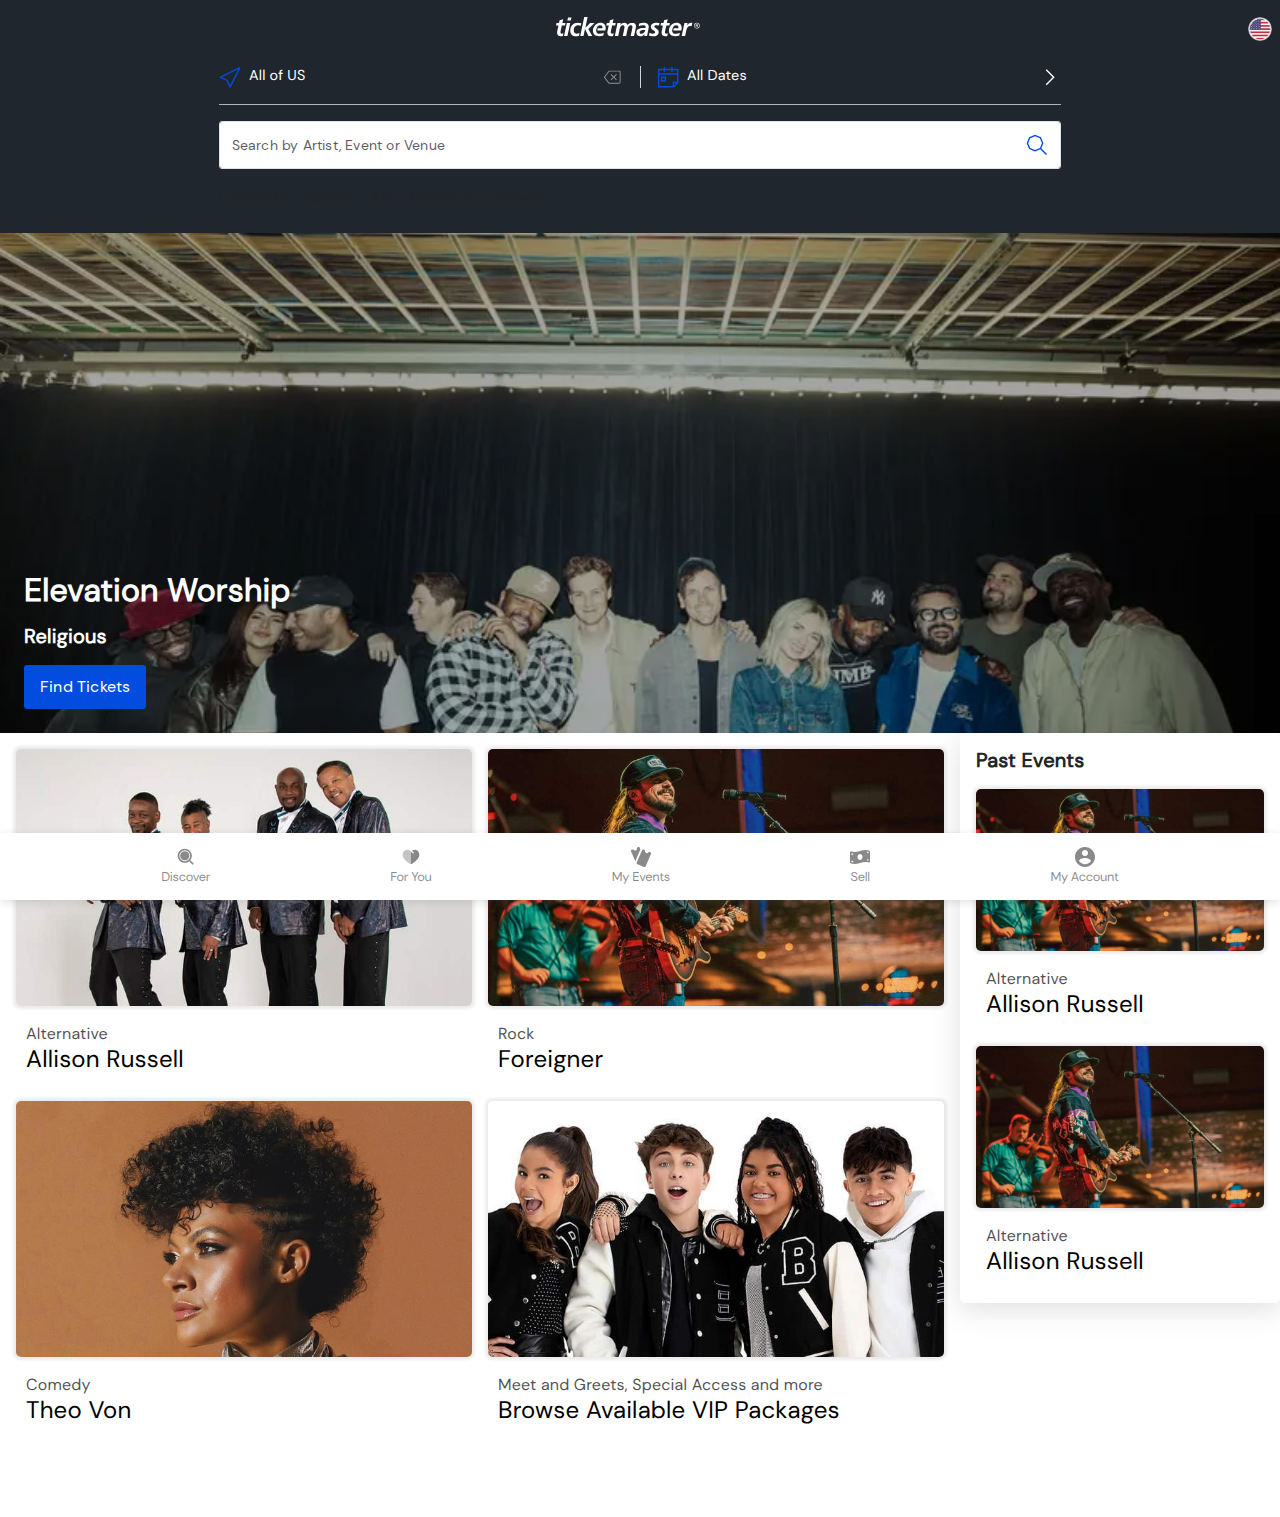
<file: index.html>
<!DOCTYPE html>
<html lang="en">
	<head>
		<meta name="viewport" content="width=device-width, initial-scale=1.0" />
		<link rel="icon" href="./assets/images/favicon.ico" type="image/x-icon" />
		<link rel="shortcut icon" href="./assets/images/favicon.ico" type="image/x-icon" />
		<link rel="stylesheet" href="./assets/style/bootstrap.min.css" />
		<link rel="stylesheet" href="./assets/style/default.css" />
		<link rel="stylesheet" href="./assets/style/custom.css" />
	</head>
	<body>
		<div class="v-body-wrapper">
			<div style="background-color: #1f262d" class="px-2 v-023f pb-4">
				<div class="d-flex align-items-center py-3">
					<div class="v-head-title text-white mx-auto fw-semibold flex-grow-1 text-center">
						<svg
							style="--size: 9rem; height: auto; aspect-ratio: unset"
							class="sc-1f28vh9-0 eprMYV"
							aria-hidden="true"
							xmlns="http://www.w3.org/2000/svg"
							viewBox="0 0 135 24"
							fill="#fff"
							height="100%">
							<path
								d="M41.57 6.27c-4.02 0-6.97 3.63-6.97 7.4 0 3.62 2.38 5.32 5.9 5.32 1.3 0 2.66-.3 3.9-.68l.4-2.5a8.98 8.98 0 0 1-3.75.86c-2.04 0-3.23-.71-3.39-2.62l-.02-.34v-.1a6.46 6.46 0 0 1 .52-2.41c.61-1.55 1.48-2.62 3.36-2.62 1.33 0 2.02.73 2.02 2.03 0 .28-.02.54-.07.83H39.1a7.57 7.57 0 0 0-.34 2.17h7.5c.2-.9.32-1.8.32-2.72 0-3.09-2-4.62-5.02-4.62zm-5.4.28h-4.15l-4.44 4.41h-.05L29.65 1h-3.19l-3.78 17.7h3.11l1.38-6.44h.05l3.16 6.45h3.6l-3.7-6.62 5.88-5.54zm15.16 8.8a5 5 0 0 1 .15-1.18l1.16-5.3h2.86l.5-2.32h-2.86l.79-3.61-3.42 1.1-.55 2.5h-2.3l-.51 2.32h2.3l-.9 4.11c-.2.97-.4 1.89-.4 2.83 0 2.34 1.52 3.2 3.69 3.2.54 0 1.16-.18 1.7-.3l.56-2.45a4.28 4.28 0 0 1-1.55.28c-.72 0-1.22-.44-1.22-1.18zm-47.14 0c0-.47.07-.9.14-1.18l1.16-5.3h2.86l.5-2.32H5.99l.79-3.61-3.43 1.1-.54 2.5H.5L0 8.87h2.3l-.9 4.11c-.21.97-.4 1.89-.4 2.83C1 18.14 2.52 19 4.69 19c.54 0 1.16-.18 1.7-.3l.56-2.45a4.27 4.27 0 0 1-1.55.28c-.71 0-1.22-.44-1.22-1.18zm12.48-1.98c0-2.29 1.42-4.65 3.97-4.65.88 0 1.7.21 2.33.62l.78-2.6a11.4 11.4 0 0 0-3.19-.47c-4.4 0-7.22 3.23-7.22 7.48 0 3.14 2.04 5.24 5.2 5.24 1.05 0 2.1-.1 3.07-.57l.36-2.5c-.83.4-1.81.61-2.6.61-2.18 0-2.7-1.58-2.7-3.16zM14.5 1.31h-3.19l-.67 3.02h3.2l.66-3.02zm-4.36 5.24L7.54 18.7h3.19l2.61-12.16h-3.19zm72.06-.27c-1.43 0-2.81.26-4.17.73l-.45 2.53a9.48 9.48 0 0 1 4.02-.95c1.12 0 2.45.35 2.45 1.58 0 .36 0 .71-.1 1.04h-1.11c-3 0-7.52.3-7.52 4.32 0 2.24 1.57 3.47 3.78 3.47 1.76 0 2.86-.78 3.95-2.15h.05l-.33 1.87h2.68c.29-2.3 1.5-7.06 1.5-8.7 0-2.85-2.3-3.74-4.75-3.74zM80 16.68c-.82 0-1.62-.42-1.62-1.27 0-2.05 2.56-2.31 4.1-2.31h1.13c-.5 1.96-1.24 3.58-3.61 3.58zM71.6 6.27c-1.72 0-3.5.73-4.31 2.31h-.05c-.17-1.47-1.67-2.31-3.12-2.31-1.5 0-2.9.66-3.75 1.9h-.05l.29-1.62h-2.98l-.26 1.35-2.23 10.8h3.18l1.26-5.78c.4-1.63 1-4.2 3.16-4.2.82 0 1.5.57 1.5 1.46 0 .74-.23 1.87-.4 2.6l-1.28 5.93h3.18L67 12.92c.4-1.65.95-4.2 3.17-4.2.8 0 1.5.57 1.5 1.46 0 .74-.24 1.87-.4 2.6l-1.3 5.93h3.2l1.27-5.81c.27-1 .55-2.22.55-3.3a3.4 3.4 0 0 0-3.4-3.33zm41.24 0c-4.02 0-6.97 3.63-6.97 7.4 0 3.62 2.38 5.32 5.9 5.32 1.3 0 2.66-.3 3.9-.68l.4-2.5a9 9 0 0 1-3.75.86c-2.04 0-3.23-.71-3.38-2.62-.01-.12-.03-.22-.03-.34v-.1c.02-.84.2-1.66.53-2.41.6-1.55 1.47-2.62 3.35-2.62 1.33 0 2.02.73 2.02 2.03 0 .28-.02.54-.07.83h-4.36a7.57 7.57 0 0 0-.34 2.17h7.5c.2-.9.32-1.8.32-2.72 0-3.09-2-4.62-5.02-4.62zm10.18 2.57h-.05l.43-2.3h-3.05l-.28 1.64-2.19 10.53h3.19l1.14-5.46c.4-1.96 1.5-3.96 3.76-3.96.4 0 .85.07 1.2.19l.68-3.1a4.9 4.9 0 0 0-1.22-.11c-1.47 0-3.04 1.25-3.61 2.57zm-20.87 6.51c0-.47.07-.9.14-1.18l1.17-5.3h2.85l.5-2.32h-2.85l.78-3.61-3.42 1.1-.55 2.5h-2.3l-.5 2.32h2.3l-.9 4.11c-.22.97-.4 1.89-.4 2.83 0 2.34 1.52 3.2 3.68 3.2.55 0 1.17-.18 1.71-.3l.55-2.45c-.4.17-.98.28-1.55.28-.71 0-1.21-.44-1.21-1.18zm-13.31-5.21c0 3.04 4.13 3.23 4.13 5.2 0 .98-1.12 1.33-2.19 1.33a6.01 6.01 0 0 1-3.04-.94l-.7 2.53a8.8 8.8 0 0 0 3.74.73c2.74 0 5.52-.95 5.52-4.1 0-2.98-4.14-3.55-4.14-5.08 0-.97 1.19-1.23 2.14-1.23.9 0 1.79.26 2.13.44l.69-2.38a13.27 13.27 0 0 0-2.98-.37c-2.53 0-5.3 1.01-5.3 3.87zm43.23-3.86A2.74 2.74 0 0 0 129.33 9c0 1.5 1.23 2.72 2.74 2.72A2.73 2.73 0 0 0 134.81 9c0-1.5-1.23-2.72-2.74-2.72zm.01 5.04A2.23 2.23 0 0 1 129.86 9c0-1.3.95-2.31 2.22-2.31 1.26 0 2.21 1.01 2.21 2.31s-.95 2.32-2.2 2.32zm1.28-3.02c0-.6-.36-.9-1.1-.9h-1.23v3.2h.52V9.17h.44l.9 1.41h.55l-.91-1.4c.5 0 .83-.38.83-.89zm-1.81.48V7.8h.62c.34 0 .66.1.66.47 0 .41-.26.5-.66.5h-.62z"></path>
						</svg>
					</div>
					<button type="button" class="ms-auto text-white d-flex align-items-center column-gap-2">
						<figure class="v-image">
							<img src="./assets/images/usa.png" alt="" class="img-fluid" />
						</figure>
					</button>
				</div>
				<div class="container-lg p-0 col-lg-10 col-xl-8 mx-auto">
					<div class="d-flex align-items-stretch column-gap-3 v-q023 pb-3 pt-2 mb-3">
						<xdiv class="h-100 d-flex align-items-center col gap-2 v-q023-child">
							<span class="v-icon v-icon-left">
								<svg viewBox="0 0 24 24" width="1em" height="1em" aria-hidden="true" focusable="false">
									<path d="m3.17 12.12 5.82 2.5.4.4 2.5 5.81 8.7-17.43zM1 11.49 21.97 1 23 2.03 12.51 23l-1.39-.04L8.1 15.9l-7.06-3.02z"></path>
								</svg>
							</span>
							<span class="v-text">All of US </span>
							<span class="v-icon v-icon-right ms-auto opacity-50">
								<svg xmlns="http://www.w3.org/2000/svg" width="1em" height="1em" viewBox="0 0 24 24">
									<rect width="24" height="24" fill="none" />
									<path
										fill="currentColor"
										d="m11.054 15.308l2.6-2.6l2.6 2.6l.707-.708l-2.6-2.6l2.6-2.6l-.707-.708l-2.6 2.6l-2.6-2.6l-.708.708l2.6 2.6l-2.6 2.6zM9.173 19q-.383 0-.727-.166t-.565-.461L3 12l4.88-6.373q.223-.294.566-.46T9.173 5h10.212q.666 0 1.14.475T21 6.615v10.77q0 .666-.475 1.14t-1.14.475zM4.25 12l4.423 5.77q.096.114.221.172t.279.058h10.212q.269 0 .442-.173t.173-.443V6.616q0-.27-.173-.443T19.385 6H9.173q-.154 0-.279.058t-.221.173zm10.02 0" />
								</svg>
							</span>
						</xdiv>
						<div class="h-100 d-flex align-items-center col gap-2 v-q023-child">
							<span class="v-icon v-icon-left">
								<svg viewBox="0 0 24 24" width="1.2em" height="1.2em" aria-hidden="true" focusable="false">
									<path
										d="M8.75 3V1h-1.5v2H1v20h17.03L23 18.1V3h-6.25V1h-1.5v2zm6.5 3.5h1.5v-2h4.75v3.25h-19V4.5h4.75v2h1.5v-2h6.5zm6.25 2.75v7.59h-4.66v4.66h.57H2.5V9.25zm-.7 8.91-2.64 2.6v-2.6zm-16.55-6.9h5.5v5.5h-5.5zm1.5 1.5v2.5h2.5v-2.5z"></path>
								</svg>
							</span>
							<span class="v-text">All Dates</span>
							<span class="v-icon v-icon-right ms-auto">
								<svg
									class="BaseSvg-sc-yh8lnd-0 ChevronIcon___StyledBaseSvg-sc-1y4em6t-0 bwaYRf sc-j3o02m-7 fsPdue"
									viewBox="0 0 24 24"
									width="1.5em"
									height="1.5em"
									aria-hidden="true"
									focusable="false">
									<path d="M3.47 8.26 4.53 7.2 12 14.67l7.47-7.47 1.06 1.06L12 16.8z"></path>
								</svg>
							</span>
						</div>
					</div>
					<div class="v-form-input position-relative">
						<input type="search" class="form-control" placeholder="Search by Artist, Event or Venue" />
						<span class="v-icon v-icon-right">
							<svg viewBox="0 0 23 24" width="1.5em" height="1.5em" aria-hidden="true" focusable="false">
								<path
									d="M3.78 4.78 1.62 10l2.16 5.22L9 17.38l5.22-2.16L16.38 10l-2.16-5.22L9 2.62zM9 1l6.36 2.64L18 10l-2.33 5.61 6.11 6.11-1.06 1.06-6.1-6.1L9 19l-6.36-2.64L0 10l2.64-6.36z"></path>
							</svg>
						</span>
					</div>
					<div class="pt-3">
						<ul class="v-tags-container d-flex flex-nowrap column-gap-3 overflow-auto">
							<li class="v-each-tag">Concerts</li>
							<li class="v-each-tag">Sports</li>
							<li class="v-each-tag">Art, Theater & Comedy</li>
						</ul>
					</div>
				</div>
			</div>
			<div class="v-presentation position-relative">
				<div class="d-flex flex-column row-gap-3 v-float-content">
					<h2 class="v-item-title fw-bolder">Elevation Worship</h2>
					<h5 class="v-item-subtitle fw-bold">Religious</h5>
					<a href="./tickets.html" class="v-link-out d-flex align-items-center">Find Tickets</a>
				</div>
				<figure class="v-banner-image w-100" role="banner">
					<img src="./assets/images/b028a900-a0a8-4378-8d21-cace870eda5c_TABLET_LANDSCAPE_LARGE_16_9.webp" alt="" class="img-fluid w-100" />
				</figure>
			</div>
			<div class="">
				<div class="row col-12 m-0 align-items-stretch mb-4">
					<aside class="p-0 col-xl-9">
						<div class="v-aside-inner px-md-3 mt-0 v-diff">
							<div class="v-block v-block-grid">
								<!-- v-each-item @::start -->
								<a href="./tickets.html" class="v-block-item">
									<div class="v-bg-image">
										<img src="./assets/images/demo-image-1.jpg" alt="" class="img-fluid" />
									</div>
									<div class="v-bottom-content">
										<span class="v-subtext">Alternative</span>
										<h4 class="v-main-text">Allison Russell</h4>
									</div>
								</a>
								<!-- v-each-item @::end -->
								<!-- v-each-item @::start -->
								<a href="./tickets.html" class="v-block-item">
									<div class="v-bg-image">
										<img src="./assets/images/demo-image-2.jpg" alt="" class="img-fluid" />
									</div>
									<div class="v-bottom-content">
										<span class="v-subtext">Rock</span>
										<h4 class="v-main-text">Foreigner</h4>
									</div>
								</a>
								<!-- v-each-item @::end -->
								<!-- v-each-item @::start -->
								<a href="./tickets.html" class="v-block-item">
									<div class="v-bg-image">
										<img src="./assets/images/demo-image-3.jpeg" alt="" class="img-fluid" />
									</div>
									<div class="v-bottom-content">
										<span class="v-subtext">Comedy</span>
										<h4 class="v-main-text">Theo Von</h4>
									</div>
								</a>
								<!-- v-each-item @::end -->
								<!-- v-each-item @::start -->
								<a href="./tickets.html" class="v-block-item">
									<div class="v-bg-image">
										<img src="./assets/images/demo-image-4.jpg" alt="" class="img-fluid" />
									</div>
									<div class="v-bottom-content">
										<span class="v-subtext">Meet and Greets, Special Access and more</span>
										<h4 class="v-main-text">Browse Available VIP Packages</h4>
									</div>
								</a>
								<!-- v-each-item @::end -->
							</div>
						</div>
					</aside>
					<aside class="p-0 col-xl-3">
						<div class="v-aside-inner mt-lg-0 v-diff">
							<header class="v-aside-header">
								<h5 class="v-title fw-semibold">Past Events</h5>
							</header>
							<div class="v-block v-block-flex d-flex flex-column flex-sm-row flex-xl-column">
								<!-- v-each-item @::start -->
								<a href="./tickets.html" class="v-block-item">
									<div class="v-bg-image">
										<img src="./assets/images/demo-image-2.jpg" alt="" class="img-fluid" />
									</div>
									<div class="v-bottom-content">
										<span class="v-subtext">Alternative</span>
										<h4 class="v-main-text">Allison Russell</h4>
									</div>
								</a>
								<!-- v-each-item @::end -->
								<!-- v-each-item @::start -->
								<a href="./tickets.html" class="v-block-item">
									<div class="v-bg-image">
										<img src="./assets/images/demo-image-2.jpg" alt="" class="img-fluid" />
									</div>
									<div class="v-bottom-content">
										<span class="v-subtext">Alternative</span>
										<h4 class="v-main-text">Allison Russell</h4>
									</div>
								</a>
								<!-- v-each-item @::end -->
							</div>
						</div>
					</aside>
				</div>
			</div>
		</div>
		<footer class="v-nav-footer">
			<div class="v-footer-inner">
				<ul class="v-list-footer-links justify-content-between justify-content-sm-evenly column-gap-2 column-gap-sm-4">
					<li>
						<a href="" class="v-footer-link">
							<span class="v-icon">
								<svg xmlns="http://www.w3.org/2000/svg" width="1em" height="1em" viewBox="0 0 24 24">
									<rect width="24" height="24" fill="none" />
									<g fill="none">
										<path d="M0 0h24v24H0z" opacity="0.5" />
										<path
											fill="currentColor"
											d="M10.5 2a8.5 8.5 0 0 1 6.676 13.762l3.652 3.652a1 1 0 0 1-1.414 1.414l-3.652-3.652A8.5 8.5 0 1 1 10.5 2m0 2a6.5 6.5 0 1 0 0 13a6.5 6.5 0 0 0 0-13m0 1a5.5 5.5 0 1 1 0 11a5.5 5.5 0 0 1 0-11" />
									</g>
								</svg>
							</span>
							<span class="v-text">Discover</span>
						</a>
					</li>
					<li>
						<a href="" class="v-footer-link">
							<span class="v-icon">
								<svg xmlns="http://www.w3.org/2000/svg" width="1em" height="1em" viewBox="0 0 24 24">
									<rect width="24" height="24" fill="none" />
									<path
										fill="currentColor"
										fill-rule="evenodd"
										d="M2 9.137c0 4.405 3.298 6.946 6.106 9.11q.44.337.856.664C10 19.729 11 20.5 12 20.5v-15C7.5.826 2 4.275 2 9.138"
										clip-rule="evenodd"
										opacity="0.5" />
									<path
										fill="currentColor"
										d="m14 7.5l-2-2v15c1 0 2-.77 3.038-1.59q.417-.326.856-.663C18.702 16.083 22 13.542 22 9.137c0-4.462-4.631-7.734-8.871-4.63l1.931 1.931A.75.75 0 0 1 14 7.5" />
								</svg>
							</span>
							<span class="v-text">For You</span>
						</a>
					</li>
					<li>
						<a href="" class="v-footer-link">
							<span class="v-icon">
								<svg xmlns="http://www.w3.org/2000/svg" width="1em" height="1em" viewBox="0 0 14 14">
									<rect width="14" height="14" fill="none" />
									<path
										fill="currentColor"
										fill-rule="evenodd"
										d="M.947 1.743c.264-.109.561.035.748.251a1.4 1.4 0 0 0 .489.363a1.406 1.406 0 0 0 1.975-1.4c-.022-.274.075-.574.325-.691l.41-.193a.95.95 0 0 1 1.236.5l.484 1.118l-.052.113l-.001.002l-3.19 7.367l-.346.787L.069 3.12a.95.95 0 0 1 .458-1.204zm11.322 2.004c.185-.218.483-.361.747-.253l.443.183a.973.973 0 0 1 .47 1.235l-3.672 8.5a.973.973 0 0 1-1.269.513L4.55 12.034a.973.973 0 0 1-.514-1.268l.481-1.093L7.71 2.3a.973.973 0 0 1 1.268-.514l.434.203c.25.117.347.417.322.692a1.45 1.45 0 0 0 .409 1.143a1.444 1.444 0 0 0 2.127-.077Z"
										clip-rule="evenodd" />
								</svg>
							</span>
							<span class="v-text">My Events</span>
						</a>
					</li>
					<li>
						<a href="" class="v-footer-link">
							<span class="v-icon">
								<svg xmlns="http://www.w3.org/2000/svg" width="1.25em" height="1em" viewBox="0 0 640 512">
									<rect width="640" height="512" fill="none" />
									<path
										fill="currentColor"
										d="M621.16 54.46C582.37 38.19 543.55 32 504.75 32c-123.17-.01-246.33 62.34-369.5 62.34c-30.89 0-61.76-3.92-92.65-13.72c-3.47-1.1-6.95-1.62-10.35-1.62C15.04 79 0 92.32 0 110.81v317.26c0 12.63 7.23 24.6 18.84 29.46C57.63 473.81 96.45 480 135.25 480c123.17 0 246.34-62.35 369.51-62.35c30.89 0 61.76 3.92 92.65 13.72c3.47 1.1 6.95 1.62 10.35 1.62c17.21 0 32.25-13.32 32.25-31.81V83.93c-.01-12.64-7.24-24.6-18.85-29.47M48 132.22c20.12 5.04 41.12 7.57 62.72 8.93C104.84 170.54 79 192.69 48 192.69zm0 285v-47.78c34.37 0 62.18 27.27 63.71 61.4c-22.53-1.81-43.59-6.31-63.71-13.62M320 352c-44.19 0-80-42.99-80-96c0-53.02 35.82-96 80-96s80 42.98 80 96c0 53.03-35.83 96-80 96m272 27.78c-17.52-4.39-35.71-6.85-54.32-8.44c5.87-26.08 27.5-45.88 54.32-49.28zm0-236.11c-30.89-3.91-54.86-29.7-55.81-61.55c19.54 2.17 38.09 6.23 55.81 12.66z" />
								</svg>
							</span>
							<span class="v-text">Sell</span>
						</a>
					</li>
					<li>
						<a href="" class="v-footer-link">
							<span class="v-icon">
								<svg
									version="1.1"
									viewBox="0 0 20 20"
									xmlns="http://www.w3.org/2000/svg"
									xmlns:sketch="http://www.bohemiancoding.com/sketch/ns"
									xmlns:xlink="http://www.w3.org/1999/xlink">
									<title />
									<desc />
									<defs />
									<g fill="none" fill-rule="evenodd" id="Page-1" stroke="none" stroke-width="1">
										<g fill="currentColor" id="Core" transform="translate(-86.000000, -2.000000)">
											<g id="account-circle" transform="translate(86.000000, 2.000000)">
												<path
													d="M10,0 C4.5,0 0,4.5 0,10 C0,15.5 4.5,20 10,20 C15.5,20 20,15.5 20,10 C20,4.5 15.5,0 10,0 L10,0 Z M10,3 C11.7,3 13,4.3 13,6 C13,7.7 11.7,9 10,9 C8.3,9 7,7.7 7,6 C7,4.3 8.3,3 10,3 L10,3 Z M10,17.2 C7.5,17.2 5.3,15.9 4,14 C4,12 8,10.9 10,10.9 C12,10.9 16,12 16,14 C14.7,15.9 12.5,17.2 10,17.2 L10,17.2 Z"
													id="Shape" />
											</g>
										</g>
									</g>
								</svg>
							</span>
							<span class="v-text">My Account</span>
						</a>
					</li>
				</ul>
			</div>
		</footer>
	</body>
</html>
</file>
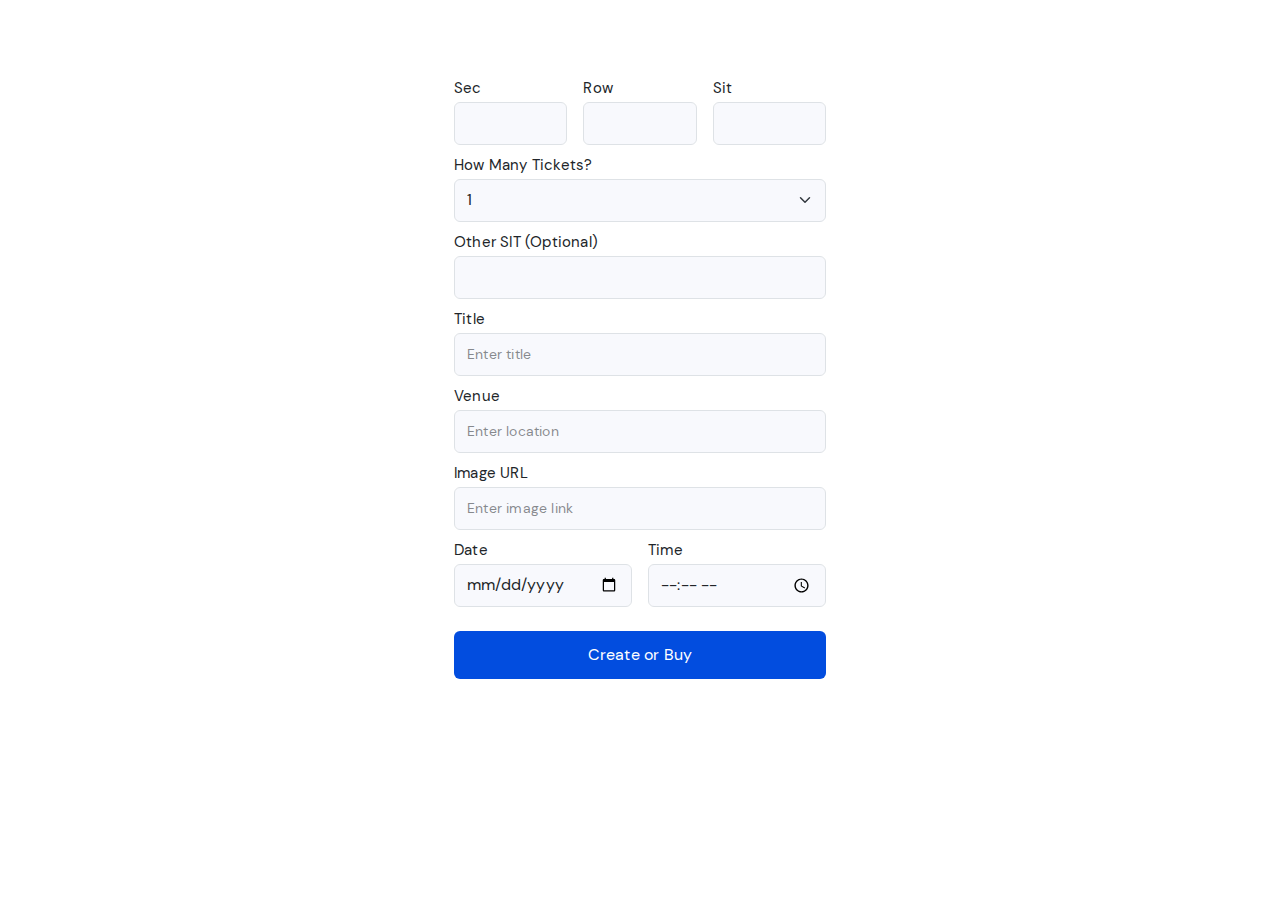
<file: create-ticket.html>
<!DOCTYPE html>
<html lang="en">
	<head>
		<meta charset="UTF-8" />
		<meta name="viewport" content="width=device-width, initial-scale=1.0" />
		<link rel="icon" href="./assets/images/favicon.ico" type="image/x-icon" />
		<link rel="shortcut icon" href="./assets/images/favicon.ico" type="image/x-icon" />
		<link rel="stylesheet" href="./assets/style/bootstrap.min.css" />
		<link rel="stylesheet" href="./assets/style/default.css" />
		<link rel="stylesheet" href="./assets/style/custom.css" />
		<title>Create Ticket</title>
	</head>
	<body>
		<div class="v-body-wrapper">
			<div class="v-body-main mt-sm-5 mt-2 pt-1 pb-5">
				<div class="container-xl">
					<div class="row col-12 m-0 justify-content-center align-items-stretch">
						<div class="col-lg-6 col-xl-4 mt-4 p-0">
							<!-- <header class="v-pre-form-header mb-4">
								<h5 class="v-title fw-semibold">Create or Buy Ticket sha</h5>
							</header> -->
							<form action="" class="v-ticket-form d-flex flex-column row-gap-2 mb-4">
								<div class="d-flex align-items-center column-gap-md-3 row-gap-2 flex-wrap">
									<div class="v-form-input col-12 col-md">
										<label for="" class="v-label">Sec</label>
										<input type="text" class="form-control" />
									</div>
									<div class="v-form-input col-12 col-md">
										<label for="" class="v-label">Row</label>
										<input type="text" class="form-control" />
									</div>
									<div class="v-form-input col-12 col-md">
										<label for="" class="v-label">Sit</label>
										<input type="text" class="form-control" />
									</div>
								</div>
								<div class="v-form-input">
									<label for="" class="v-label">How many tickets?</label>
									<select class="form-select">
										<option value="1">1</option>
										<option value="2">2</option>
										<option value="3">3</option>
										<option value="4">4</option>
									</select>
								</div>
								<div class="v-form-input">
									<label for="" class="v-label">Other SIT (Optional)</label>
									<input type="text" class="form-control" />
								</div>
								<div class="v-form-input">
									<label for="" class="v-label">Title</label>
									<input type="text" class="form-control" placeholder="Enter title" />
								</div>
								<div class="v-form-input">
									<label for="" class="v-label">Venue</label>
									<input type="text" class="form-control" placeholder="Enter location" />
								</div>
								<div class="v-form-input">
									<label for="" class="v-label">Image URL</label>
									<input type="url" class="form-control" placeholder="Enter image link" />
								</div>
								<div class="d-flex align-items-center column-gap-3 flex-wrap row-gap-2">
									<div class="v-form-input col-12 col-md">
										<label for="" class="v-label">Date </label>
										<input type="date" class="form-control" placeholder="" />
									</div>
									<div class="v-form-input col-12 col-md">
										<label for="" class="v-label"> Time</label>
										<input type="time" class="form-control" placeholder="" />
									</div>
								</div>
								<div class="v-action-container mt-3">
									<a href="./review-tickets.html" class="v-action">Create or Buy</a>
								</div>
							</form>
						</div>
					</div>
				</div>
			</div>
		</div>
		<script src="./assets/js/bootstrap.js"></script>
	</body>
</html>
</file>
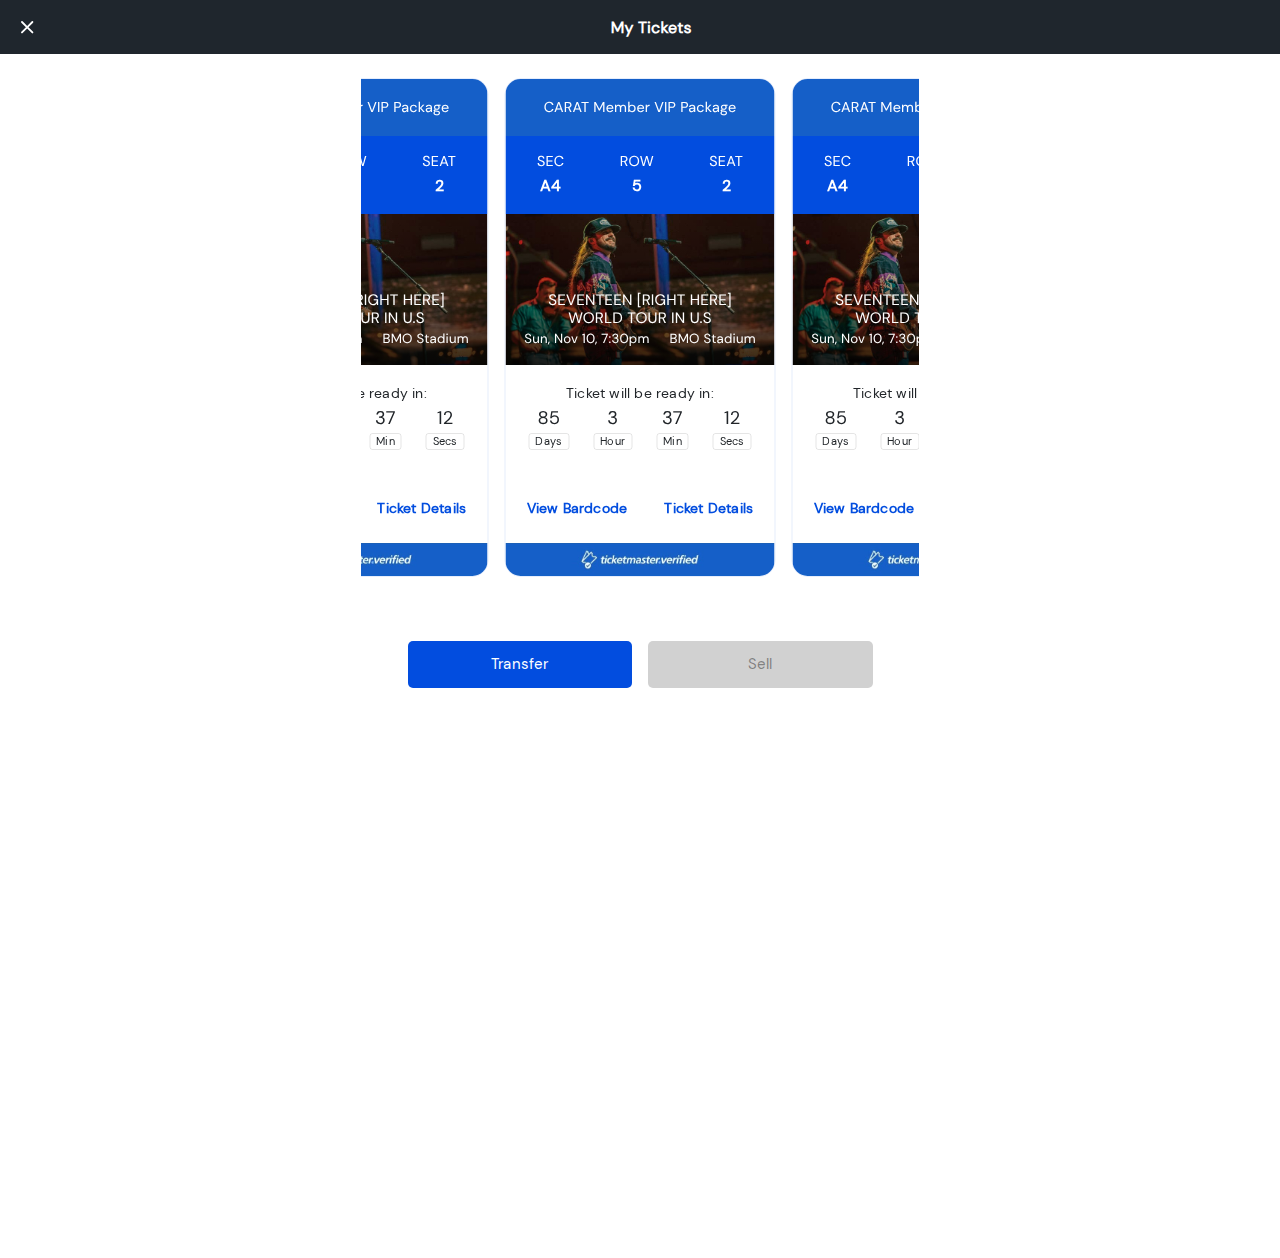
<file: review-tickets.html>
<!DOCTYPE html>
<html lang="en">
	<head>
		<meta charset="UTF-8" />
		<meta name="viewport" content="width=device-width, initial-scale=1.0" />
		<link rel="icon" href="./assets/images/favicon.ico" type="image/x-icon" />
		<link rel="shortcut icon" href="./assets/images/favicon.ico" type="image/x-icon" />
		<link rel="stylesheet" href="./assets/style/bootstrap.min.css" />
		<link rel="stylesheet" href="./assets/style/splide.min.css" />
		<link rel="stylesheet" href="./assets/style/default.css" />
		<link rel="stylesheet" href="./assets/style/custom.css" />
		<title>Create Ticket</title>
	</head>
	<body>
		<div class="v-body-wrapper">
			<div class="d-flex align-items-center p-3" style="background-color: #1f262d">
				<button type="button" class="v-go-back text-white d-flex align-items-center column-gap-2">
					<span class="v-icon text-white" style="fill: var(--white)">
						<svg xmlns="http://www.w3.org/2000/svg" width="1em" height="1em" viewBox="0 0 24 24">
							<rect width="24" height="24" fill="none" />
							<path
								fill="currentColor"
								d="M18.3 5.71a.996.996 0 0 0-1.41 0L12 10.59L7.11 5.7A.996.996 0 1 0 5.7 7.11L10.59 12L5.7 16.89a.996.996 0 1 0 1.41 1.41L12 13.41l4.89 4.89a.996.996 0 1 0 1.41-1.41L13.41 12l4.89-4.89c.38-.38.38-1.02 0-1.4" />
						</svg>
					</span>
				</button>
				<h6 class="v-head-title text-white mx-auto fw-semibold">My Tickets</h6>
			</div>
			<div class="v-body-main">
				<div class="container-xl">
					<div class="row col-12 m-0 justify-content-center align-items-stretch">
						<div class="col-md-7 col-lg-6 my-4 p-0">
							<div>
								<section class="splide" aria-label="Splide Basic HTML Example">
									<div class="splide__track v-902u202dnb3">
										<ul class="splide__list">
											<!-- v-each-slide @::start -->
											<li class="splide__slide">
												<div class="v-each-ticket-wrap">
													<div class="v-header text-center py-3 text-white" style="background-color: #155fc8">
														<span class="v-text">CARAT Member VIP Package</span>
													</div>
													<div class="v-neck d-flex align-items-center justify-content-evenly column-gap-4 text-white py-3">
														<span class="v-each-items">
															<span class="v-top">SEC</span>
															<b class="v-bottom">A4</b>
														</span>
														<span class="v-each-items">
															<span class="v-top">ROW</span>
															<b class="v-bottom">5</b>
														</span>
														<span class="v-each-items">
															<span class="v-top">SEAT</span>
															<b class="v-bottom">2</b>
														</span>
													</div>
													<div class="v-body">
														<!-- v-each-item @::start -->
														<div class="v-block-item rounded-0">
															<div class="v-bg-image">
																<img src="./assets/images/demo-image-2.jpg" alt="" class="img-fluid" />
															</div>
															<div class="v-block-content">
																<h5 class="v-main-title" title="seventeen [right here] world tour in u.s">
																	seventeen [right here] world tour in u.s
																</h5>
																<span class="v-subtext">
																	<span class="v-datetime"> Sun, Nov 10, 7:30pm </span>
																	<span class="v-dot"> </span>
																	<span class="v-datetime"> BMO Stadium </span>
																</span>
															</div>
														</div>
														<!-- v-each-item @::end -->
														<div class="px-4 py-3 text-center">
															<small>Ticket will be ready in:</small>
															<div class="d-flex align-items-center justify-content-center column-gap-4">
																<span class="v-each-items">
																	<span class="v-top">85</span>
																	<small class="v-bottom">Days</small>
																</span>
																<span class="v-each-items">
																	<span class="v-top">3</span>
																	<small class="v-bottom">Hour</small>
																</span>
																<span class="v-each-items">
																	<span class="v-top">37</span>
																	<small class="v-bottom">Min</small>
																</span>
																<span class="v-each-items">
																	<span class="v-top">12</span>
																	<small class="v-bottom">Secs</small>
																</span>
															</div>
														</div>
														<div class="mb-3 col-9 mx-auto v-hide-show">
															<figure class="v-barcode-image">
																<div class="vertical-bar"></div>
																<div class="v-wrap-overflow">
																	<img src="./assets/images/scan-code.png" alt="" class="img-fluid" />
																</div>
															</figure>
														</div>
													</div>
													<div class="v-footer">
														<div class="v-base-footer">
															<div class="v-buttons-container d-flex align-items-center column-gap-3 text-center justify-content-evenly">
																<button type="button" class="text-capitalize v-bar-code">View Bardcode</button>
																<button type="button" data-bs-toggle="offcanvas" data-bs-target="#ticketDetails" class="text-capitalize">
																	Ticket details
																</button>
															</div>
															<figure class="v-footer-image">
																<img src="./assets/images/ticket-miaster-image.jpg" alt="" class="img-fluid" />
															</figure>
														</div>
													</div>
												</div>
											</li>
											<!-- v-each-slide @::end -->
										</ul>
									</div>
								</section>
							</div>
							<div class="v-actioners col-md-9 col-lg-10 mx-auto">
								<button type="button" class="v-action" data-bs-toggle="offcanvas" data-bs-target="#TransferTicketSelection">Transfer</button>
								<button type="button" class="v-action" disabled>Sell</button>
							</div>

							<div class="mt-5">
								<iframe
									src="https://www.google.com/maps/embed?pb=!1m18!1m12!1m3!1d3284.733014275171!2d-118.28299212314708!3d34.0140737387614!2m3!1f0!2f0!3f0!3m2!1i1024!2i768!4f13.1!3m3!1m2!1s0x80c2c808e06dbb59%3A0xc8caaad992248bdc!2sBMO%20Stadium!5e0!3m2!1sen!2sng!4v1727229463062!5m2!1sen!2sng"
									width="100%"
									height="450"
									style="border: 0"
									allowfullscreen=""
									class="rounded-2"
									loading="lazy"
									referrerpolicy="no-referrer-when-downgrade"></iframe>
							</div>
						</div>
					</div>
				</div>

				<!-- offcanvas @::start -->
				<div class="offcanvas offcanvas-bottom h-100" data-bs-backdrop="static" tabindex="-1" id="ticketDetails" aria-labelledby="ticketDetailsLabel">
					<div class="offcanvas-header">
						<h5 class="offcanvas-title fs-6 fw-semibold" id="ticketDetailsLabel">Ticket Details</h5>
						<button type="button" class="btn-close" data-bs-dismiss="offcanvas" aria-label="Close"></button>
					</div>
					<div class="offcanvas-body">
						<ul class="v-listed-item">
							<!-- each item @::start -->
							<li class="v-each-item">
								<b class="v-item-title">Seat</b>
								<span class="v-item-value">A5/5/2</span>
							</li>
							<!-- each item @::end -->
							<!-- each item @::start -->
							<li class="v-each-item">
								<b class="v-item-title">Entry Info</b>
								<span class="v-item-value">Section A4</span>
							</li>
							<!-- each item @::end -->
							<!-- each item @::start -->
							<li class="v-each-item">
								<b class="v-item-title">Ticket Info</b>
								<span class="v-item-value">Section A4</span>
							</li>
							<!-- each item @::end -->
							<!-- each item @::start -->
							<li class="v-each-item">
								<b class="v-item-title">Barcode Number</b>
								<span class="v-item-value">Section A4</span>
							</li>
							<!-- each item @::end -->
							<!-- each item @::start -->
							<li class="v-each-item">
								<b class="v-item-title">Order Number</b>
								<span class="v-item-value">Section A4</span>
							</li>
							<!-- each item @::end -->
							<!-- each item @::start -->
							<li class="v-each-item">
								<b class="v-item-title">Ticket Type</b>
								<span class="v-item-value">Section A4</span>
							</li>
							<!-- each item @::end -->
						</ul>
					</div>
				</div>
				<div
					class="offcanvas offcanvas-bottom"
					data-bs-backdrop="static"
					tabindex="-1"
					id="TransferTicketSelection"
					aria-labelledby="TransferTicketSelectionLabel">
					<div class="offcanvas-header">
						<h5 class="offcanvas-title text-uppercase fs-6 mx-auto fw-semibold" id="TransferTicketSelectionLabel">Select Ticket to Transfer</h5>
						<button type="button" class="btn-close" data-bs-dismiss="offcanvas" aria-label="Close"></button>
					</div>
					<div class="offcanvas-body">
						<div class="v-caution-banner align-items-start align-items-md-center">
							<span class="v-icon">
								<svg xmlns="http://www.w3.org/2000/svg" width="1em" height="1em" viewBox="0 0 24 24">
									<rect width="24" height="24" fill="none" />
									<g fill="none">
										<path
											d="m12.593 23.258l-.011.002l-.071.035l-.02.004l-.014-.004l-.071-.035q-.016-.005-.024.005l-.004.01l-.017.428l.005.02l.01.013l.104.074l.015.004l.012-.004l.104-.074l.012-.016l.004-.017l-.017-.427q-.004-.016-.017-.018m.265-.113l-.013.002l-.185.093l-.01.01l-.003.011l.018.43l.005.012l.008.007l.201.093q.019.005.029-.008l.004-.014l-.034-.614q-.005-.018-.02-.022m-.715.002a.02.02 0 0 0-.027.006l-.006.014l-.034.614q.001.018.017.024l.015-.002l.201-.093l.01-.008l.004-.011l.017-.43l-.003-.012l-.01-.01z" />
										<path
											fill="currentColor"
											d="M12 2c5.523 0 10 4.477 10 10s-4.477 10-10 10S2 17.523 2 12S6.477 2 12 2m0 13a1 1 0 1 0 0 2a1 1 0 0 0 0-2m0-9a1 1 0 0 0-.993.883L11 7v6a1 1 0 0 0 1.993.117L13 13V7a1 1 0 0 0-1-1" />
									</g>
								</svg>
							</span>
							<span class="v-text"> Only transfer tickets to people you know and trust to ensure everyone stays safe and socially distanced. </span>
						</div>
						<section class="mt-4">
							<header class="v-ticket-display-header d-flex align-items-center justify-content-between">
								<span class="v-left">Sec, Row</span>
								<div class="d-flex align-items-center column-gap-2 v-tickety-amt">
									<span class="v-icon">
										<svg viewBox="0 0 512 512" xmlns="http://www.w3.org/2000/svg">
											<path
												d="M490.18,181.4l-44.13-44.13a20,20,0,0,0-27-1,30.81,30.81,0,0,1-41.68-1.6h0A30.81,30.81,0,0,1,375.77,93a20,20,0,0,0-1-27L330.6,21.82a19.91,19.91,0,0,0-28.13,0L232.12,92.16a39.87,39.87,0,0,0-9.57,15.5,7.71,7.71,0,0,1-4.83,4.83,39.78,39.78,0,0,0-15.5,9.58L21.82,302.47a19.91,19.91,0,0,0,0,28.13L66,374.73a20,20,0,0,0,27,1,30.69,30.69,0,0,1,43.28,43.28,20,20,0,0,0,1,27l44.13,44.13a19.91,19.91,0,0,0,28.13,0l180.4-180.4a39.82,39.82,0,0,0,9.58-15.49,7.69,7.69,0,0,1,4.84-4.84,39.84,39.84,0,0,0,15.49-9.57l70.34-70.35A19.91,19.91,0,0,0,490.18,181.4ZM261.81,151.75a16,16,0,0,1-22.63,0l-11.51-11.51a16,16,0,0,1,22.63-22.62l11.51,11.5A16,16,0,0,1,261.81,151.75Zm44,44a16,16,0,0,1-22.62,0l-11-11a16,16,0,1,1,22.63-22.63l11,11A16,16,0,0,1,305.83,195.78Zm44,44a16,16,0,0,1-22.63,0l-11-11a16,16,0,0,1,22.63-22.62l11,11A16,16,0,0,1,349.86,239.8Zm44.43,44.54a16,16,0,0,1-22.63,0l-11.44-11.5a16,16,0,1,1,22.68-22.57l11.45,11.49A16,16,0,0,1,394.29,284.34Z" />
										</svg>
									</span>
									<span class="v-text">3 tickets</span>
								</div>
							</header>
							<div class="v-main-tickets-display">
								<label for="flexRadioDefault1" class="v-each-item">
									<span class="form-check-label">Seat 1 </span>
									<div class="v-form-input">
										<input class="form-check-input" type="checkbox" name="flexRadioDefault" id="flexRadioDefault1" />
									</div>
								</label>
								<label for="flexRadioDefault2" class="v-each-item">
									<span class="form-check-label">Seat 2 </span>
									<div class="v-form-input">
										<input class="form-check-input" type="checkbox" name="flexRadioDefault" id="flexRadioDefault2" />
									</div>
								</label>
								<label for="flexRadioDefault3" class="v-each-item">
									<span class="form-check-label">Seat 3 </span>
									<div class="v-form-input">
										<input class="form-check-input" type="checkbox" name="flexRadioDefault" id="flexRadioDefault3" />
									</div>
								</label>
								<label for="flexRadioDefault4" class="v-each-item">
									<span class="form-check-label">Seat 4 </span>
									<div class="v-form-input">
										<input class="form-check-input" type="checkbox" name="flexRadioDefault" id="flexRadioDefault4" />
									</div>
								</label>
							</div>
						</section>
					</div>
					<div class="offcanvas-footer mt-auto">
						<span class="v-amt-selected">1 Selected</span>
						<button type="button" class="v-offcanvas-footer-action v-carry-on" data-bs-target="#transferTo" data-bs-toggle="offcanvas">
							<span class="v-text"> Transfer to </span>
							<span class="v-icon">
								<svg xmlns="http://www.w3.org/2000/svg" width="1em" height="1em" viewBox="0 0 24 24">
									<rect width="24" height="24" fill="none" />
									<path
										fill="currentColor"
										d="M9.29 6.71a.996.996 0 0 0 0 1.41L13.17 12l-3.88 3.88a.996.996 0 1 0 1.41 1.41l4.59-4.59a.996.996 0 0 0 0-1.41L10.7 6.7c-.38-.38-1.02-.38-1.41.01" />
								</svg>
							</span>
						</button>
					</div>
				</div>

				<div class="offcanvas offcanvas-bottom" data-bs-backdrop="static" tabindex="-1" id="TransferTicket" aria-labelledby="TransferTicketLabel">
					<div class="offcanvas-header justify-content-center border-bottom border">
						<h5 class="offcanvas-title fs-6 fw-semibold text-uppercase" id="TransferTicketLabel">Transfer Ticket</h5>
					</div>
					<div class="offcanvas-body pb-5">
						<div class="col-lg-7 col-xl-5 mx-auto">
							<header>
								<span class="fw-semibold">2 Tickets Selected</span>
								<div class="d-flex align-items-center flex-wrap column-gap-2">
									<span>Sec <b>A4</b></span>
									<span>Sec <b>5</b></span>
									<span>Seat - <b> 3</b></span>
									<span>Seat - <b> 4</b></span>
								</div>
							</header>
							<section class="mt-4">
								<div class="">
									<form action="" class="d-flex flex-column row-gap-2">
										<div class="v-form-input">
											<label for="firstName" class="v-form-label">First Name</label>
											<input type="text" class="form-control" placeholder="Enter beneficiary's first name" />
										</div>
										<div class="v-form-input">
											<label for="firstName" class="v-form-label">Last Name</label>
											<input type="text" class="form-control" placeholder="Enter beneficiary's last name" />
										</div>
										<div class="v-form-input">
											<label for="firstName" class="v-form-label">Email or Phone No.</label>
											<input type="text" class="form-control" placeholder="Enter beneficiary's contact address" />
										</div>
										<div class="v-form-input">
											<label for="firstName" class="v-form-label">Note</label>
											<textarea name="" rows="4" class="form-control" placeholder="Enter a note for beneficiary"></textarea>
										</div>
									</form>
								</div>
							</section>
						</div>
					</div>
					<div class="offcanvas-footer mt-auto d-flex justify-content-between column-gap-4">
						<button
							type="button"
							class="v-offcanvas-footer-action text-uppercase d-flex align-items-center"
							style="color: var(--primary-clr)"
							data-bs-toggle="offcanvas"
							data-bs-target="#transferTo">
							<span class="v-icon">
								<svg xmlns="http://www.w3.org/2000/svg" width="1em" height="1em" viewBox="0 0 24 24">
									<rect width="24" height="24" fill="none" />
									<path
										fill="currentColor"
										d="M14.71 6.71a.996.996 0 0 0-1.41 0L8.71 11.3a.996.996 0 0 0 0 1.41l4.59 4.59a.996.996 0 1 0 1.41-1.41L10.83 12l3.88-3.88c.39-.39.38-1.03 0-1.41" />
								</svg>
							</span>
							<small class="v-text"> Back </small>
						</button>
						<button
							type="button"
							class="v-offcanvas-footer-action py-2 px-3 text-uppercase d-flex align-items-center text-white"
							style="background-color: var(--primary-clr)">
							<small class="v-text"> Transfer 2 Tickets </small>
						</button>
					</div>
				</div>

				<div class="offcanvas offcanvas-bottom" data-bs-backdrop="static" tabindex="-1" id="transferTo" aria-labelledby="TransferTicketLabel">
					<div class="offcanvas-header border border-bottom justify-content-center">
						<h5 class="offcanvas-title fs-6 fw-semibold text-uppercase" id="TransferTicketLabel">Transfer To</h5>
					</div>
					<div class="offcanvas-body">
						<div class="col-lg-7 col-xl-5 mx-auto">
							<div class="v-what-to-do">
								<button type="button" class="d-flex align-items-center justify-content-center column-gap-3 w-100">
									<span class="v-text">Select From Contacts</span>
									<span class="v-icon">
										<svg xmlns="http://www.w3.org/2000/svg" width="1em" height="1em" viewBox="0 0 24 24">
											<rect width="24" height="24" fill="none" />
											<g fill="none" stroke="currentColor" stroke-linecap="round" stroke-linejoin="round" stroke-width="1.5" color="currentColor">
												<rect width="17.5" height="20" x="4" y="2" rx="4" />
												<path
													d="M10.59 13.74c-.629.422-2.277 1.282-1.273 2.358c.49.526 1.037.902 1.723.902h3.92c.686 0 1.233-.376 1.723-.902c1.004-1.076-.644-1.936-1.273-2.357a4.29 4.29 0 0 0-4.82 0M15 9a2 2 0 1 1-4 0a2 2 0 0 1 4 0M5 6H2.5M5 12H2.5M5 18H2.5" />
											</g>
										</svg>
									</span>
								</button>
								<button
									type="button"
									data-bs-toggle="offcanvas"
									data-bs-target="#TransferTicket"
									class="d-flex align-items-center justify-content-center column-gap-3 w-100">
									<span class="v-text">Manually Enter A Recipient</span>
									<span class="v-icon">
										<svg xmlns="http://www.w3.org/2000/svg" width="1em" height="1em" viewBox="0 0 24 24">
											<rect width="24" height="24" fill="none" />
											<g fill="currentColor" fill-rule="evenodd" clip-rule="evenodd">
												<path d="M2 12C2 6.477 6.477 2 12 2s10 4.477 10 10s-4.477 10-10 10S2 17.523 2 12m10-8a8 8 0 1 0 0 16a8 8 0 0 0 0-16" />
												<path d="M13 7a1 1 0 1 0-2 0v4H7a1 1 0 1 0 0 2h4v4a1 1 0 1 0 2 0v-4h4a1 1 0 1 0 0-2h-4z" />
											</g>
										</svg>
									</span>
								</button>
							</div>
							<div class="v-way-to-transfer d-flex flex-column align-items-center text-center mt-4">
								<span class="v-icon v-tele">
									<svg style="--size: 2rem" viewBox="0 0 256 256" xmlns="http://www.w3.org/2000/svg">
										<rect fill="none" height="256" width="256" />
										<path
											d="M88,134.9,177.9,214a8,8,0,0,0,13.1-4.2L228.6,45.6a8,8,0,0,0-10.7-9.2L33.3,108.9c-7.4,2.9-6.4,13.7,1.4,15.3Z"
											fill="none"
											stroke="#000"
											stroke-linecap="round"
											stroke-linejoin="round"
											stroke-width="16" />
										<line
											fill="none"
											stroke="currentColor"
											stroke-linecap="round"
											stroke-linejoin="round"
											stroke-width="16"
											x1="88"
											x2="224.1"
											y1="134.9"
											y2="36.6" />
										<path
											d="M132.9,174.4l-31.2,31.2A8,8,0,0,1,88,200V134.9"
											fill="none"
											stroke="#000"
											stroke-linecap="round"
											stroke-linejoin="round"
											stroke-width="16" />
									</svg>
								</span>
								<div class="v-content">
									<span class="v-main-text"> Transfer Tickets Via Email or Text Message </span>
									<span class="v-subtext"> Select an Email or mobile number to transfer tickets to your recipients </span>
								</div>
							</div>
						</div>
					</div>
					<div class="offcanvas-footer mt-auto d-flex column-gap-4">
						<button
							type="button"
							class="v-offcanvas-footer-action v-carry-on text-uppercase d-flex align-items-center"
							style="color: var(--primary-clr)"
							data-bs-toggle="offcanvas"
							data-bs-target="#TransferTicketSelection">
							<span class="v-icon">
								<svg xmlns="http://www.w3.org/2000/svg" width="1em" height="1em" viewBox="0 0 24 24">
									<rect width="24" height="24" fill="none" />
									<path
										fill="currentColor"
										d="M14.71 6.71a.996.996 0 0 0-1.41 0L8.71 11.3a.996.996 0 0 0 0 1.41l4.59 4.59a.996.996 0 1 0 1.41-1.41L10.83 12l3.88-3.88c.39-.39.38-1.03 0-1.41" />
								</svg>
							</span>
							<span class="v-text"> Back </span>
						</button>
					</div>
				</div>
				<!-- offcanvas @::end -->
			</div>
		</div>
		<script type="text/javascript" src="./assets/js/bootstrap.js"></script>
		<script type="text/javascript" src="./assets/js/splide.min.js"></script>
		<script type="text/javascript" src="./assets/js/custom.ticket.js"></script>
		<script>
			// @ts-check
			function updateDataToScreen(dataArr) {
				if (!dataArr) return;
				dataArr.forEach((data) => {
					const tempalate = `
						<li class="splide__slide">
							<div class="v-each-ticket-wrap">
								<div class="v-header text-center py-3 text-white" style="background-color: #155fc8">
									<span class="v-text">CARAT Member VIP Package</span>
								</div>
								<div class="v-neck d-flex align-items-center justify-content-evenly column-gap-4 text-white py-3">
									<span class="v-each-items">
										<span class="v-top">SEC</span>
										<b class="v-bottom">A4</b>
									</span>
									<span class="v-each-items">
										<span class="v-top">ROW</span>
										<b class="v-bottom">5</b>
									</span>
									<span class="v-each-items">
										<span class="v-top">SEAT</span>
										<b class="v-bottom">2</b>
									</span>
								</div>
								<div class="v-body">
									<!-- v-each-item @::start -->
									<div class="v-block-item rounded-0">
										<div class="v-bg-image">
											<img src="./assets/images/demo-image-2.jpg" alt="" class="img-fluid" />
										</div>
										<div class="v-block-content">
											<h5 class="v-main-title" title="seventeen [right here] world tour in u.s">
												seventeen [right here] world tour in u.s
											</h5>
											<span class="v-subtext">
												<span class="v-datetime"> Sun, Nov 10, 7:30pm </span>
												<span class="v-dot"> </span>
												<span class="v-datetime"> BMO Stadium </span>
											</span>
										</div>
									</div>
									<!-- v-each-item @::end -->
									<div class="px-4 py-3 text-center">
										<small>Ticket will be ready in:</small>
										<div class="d-flex align-items-center justify-content-center column-gap-4">
											<span class="v-each-items">
												<span class="v-top">85</span>
												<small class="v-bottom">Days</small>
											</span>
											<span class="v-each-items">
												<span class="v-top">3</span>
												<small class="v-bottom">Hour</small>
											</span>
											<span class="v-each-items">
												<span class="v-top">37</span>
												<small class="v-bottom">Min</small>
											</span>
											<span class="v-each-items">
												<span class="v-top">12</span>
												<small class="v-bottom">Secs</small>
											</span>
										</div>
									</div>
									<div class="mb-3 col-9 mx-auto v-hide-show">
										<figure class="v-barcode-image">
											<div class="vertical-bar"></div>
											<div class="v-wrap-overflow">
												<img src="./assets/images/scan-code.png" alt="" class="img-fluid" />
											</div>
										</figure>
									</div>
								</div>
								<div class="v-footer">
									<div class="v-base-footer">
										<div class="v-buttons-container d-flex align-items-center column-gap-3 text-center justify-content-evenly">
											<button type="button" class="text-capitalize v-bar-code">View Bardcode</button>
											<button type="button" data-bs-toggle="offcanvas" data-bs-target="#ticketDetails" class="text-capitalize">
												Ticket details
											</button>
										</div>
										<figure class="v-footer-image">
											<img src="./assets/images/ticket-miaster-image.jpg" alt="" class="img-fluid" />
										</figure>
									</div>
								</div>
							</div>
						</li>
					`;
				});
			}
			(async function init() {
				const baseUrl = "https://futureyarng.com/futureyarngroup/backend/ticket/fetch_events.php";
				const options = {
					method: "GET",
				};
				try {
					const response = await fetch(baseUrl, {
						method: "GET",
					});
					if (!response.ok) return;
					const result = await response.json();
					const data = result.data;
					updateDataToScreen(data);
					console.log(data);
				} catch (error) {
					console.log(error);
				}
			})();
		</script>
	</body>
</html>
</file>
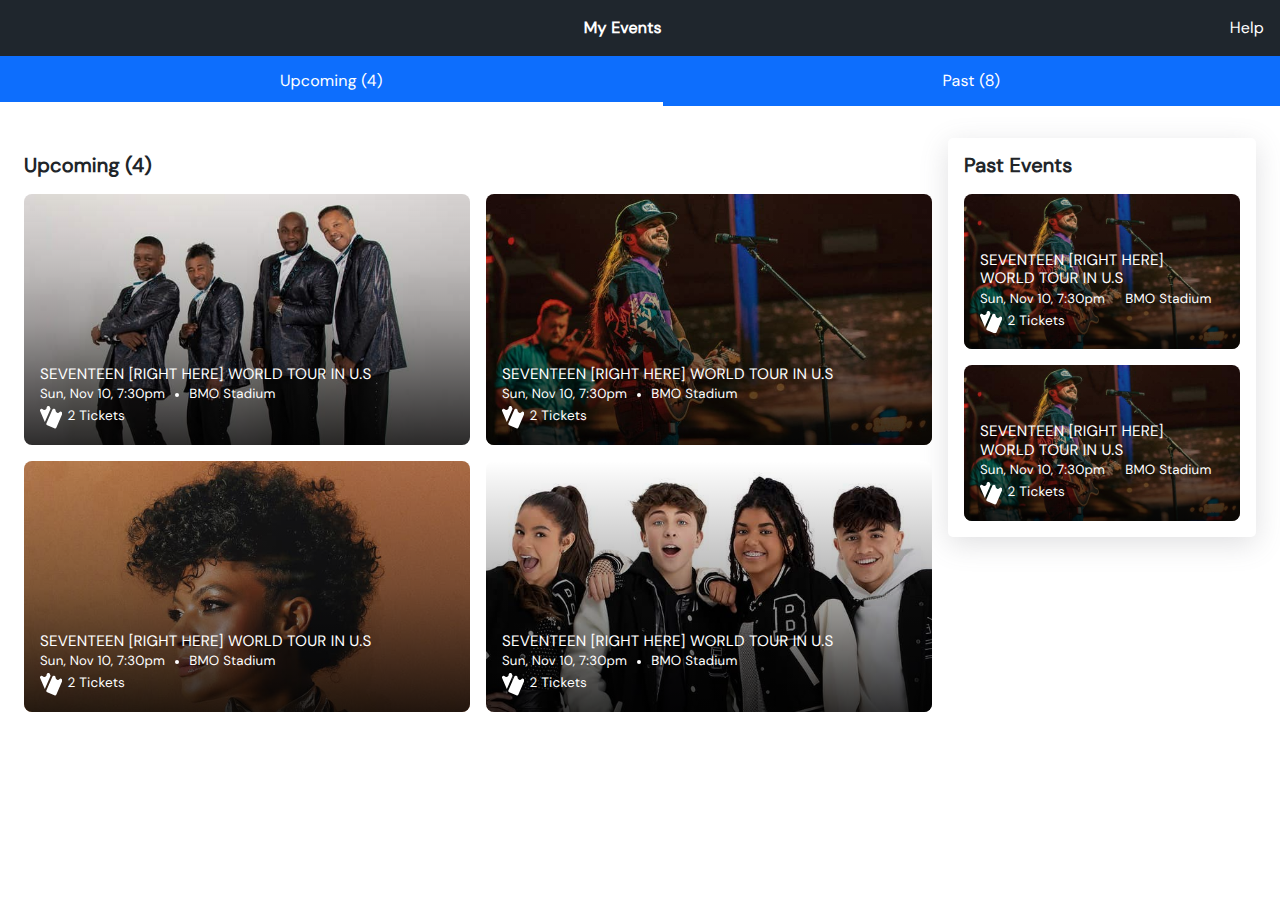
<file: tickets.html>
<!DOCTYPE html>
<html lang="en">
	<head>
		<meta charset="UTF-8" />
		<meta name="viewport" content="width=device-width, initial-scale=1.0" />
		<link rel="icon" href="./assets/images/favicon.ico" type="image/x-icon" />
		<link rel="shortcut icon" href="./assets/images/favicon.ico" type="image/x-icon" />
		<link rel="stylesheet" href="./assets/style/bootstrap.min.css" />
		<link rel="stylesheet" href="./assets/style/default.css" />
		<link rel="stylesheet" href="./assets/style/custom.css" />
		<title>Document</title>
	</head>
	<body>
		<div class="v-body-wrapper">
			<div class="d-flex align-items-center p-3" style="background-color: #1f262d">
				<h6 class="v-head-title text-white mx-auto fw-semibold flex-grow-1 text-center">My Events</h6>
				<button type="button" class="ms-auto text-white d-flex align-items-center column-gap-2">
					<span class="v-text"> Help </span>
				</button>
			</div>
			<ul class="nav nav-pills mb-3 bg-primary" id="pills-tab" role="tablist">
				<li class="nav-item" role="presentation">
					<button
						class="nav-link active"
						id="pills-upcoming-events-tab"
						data-bs-toggle="pill"
						data-bs-target="#pills-upcoming-events"
						type="button"
						role="tab"
						aria-controls="pills-upcoming-events"
						aria-selected="true">
						<span class="v-text">Upcoming (4)</span>
					</button>
				</li>
				<li class="nav-item" role="presentation">
					<button
						class="nav-link"
						id="pills-past-events-tab"
						data-bs-toggle="pill"
						data-bs-target="#pills-past-events"
						type="button"
						role="tab"
						aria-controls="pills-past-events"
						aria-selected="false">
						<span class="v-text">Past (8)</span>
					</button>
				</li>
			</ul>
			<div class="v-body-main px-md-4">
				<div class="tab-content" id="pills-tabContent">
					<div class="tab-pane fade show active" id="pills-upcoming-events" role="tabpanel" aria-labelledby="pills-upcoming-events-tab" tabindex="0">
						<div class="row col-12 m-0 align-items-stretch mb-4">
							<aside class="p-0 col-xl-9">
								<div class="v-aside-inner px-md-0 pe-xl-3 v-902u202dnb3">
									<header class="v-aside-header">
										<h5 class="v-title fw-semibold">Upcoming (4)</h5>
									</header>
									<div class="v-block v-block-grid">
										<!-- v-each-item @::start -->
										<a href="./create-ticket.html" class="v-block-item">
											<div class="v-bg-image">
												<img src="./assets/images/demo-image-1.jpg" alt="" class="img-fluid" />
											</div>
											<div class="v-block-content">
												<h5 class="v-main-title" title="seventeen [right here] world tour in u.s">seventeen [right here] world tour in u.s</h5>
												<span class="v-subtext">
													<span class="v-datetime"> Sun, Nov 10, 7:30pm </span>
													<span class="v-dot"> </span>
													<span class="v-datetime"> BMO Stadium </span>
												</span>
												<div class="v-ticket-no">
													<span class="v-icon">
														<svg xmlns="http://www.w3.org/2000/svg" width="1em" height="1em" viewBox="0 0 14 14">
															<rect width="14" height="14" fill="none" />
															<path
																fill="currentColor"
																fill-rule="evenodd"
																d="M.947 1.743c.264-.109.561.035.748.251a1.4 1.4 0 0 0 .489.363a1.406 1.406 0 0 0 1.975-1.4c-.022-.274.075-.574.325-.691l.41-.193a.95.95 0 0 1 1.236.5l.484 1.118l-.052.113l-.001.002l-3.19 7.367l-.346.787L.069 3.12a.95.95 0 0 1 .458-1.204zm11.322 2.004c.185-.218.483-.361.747-.253l.443.183a.973.973 0 0 1 .47 1.235l-3.672 8.5a.973.973 0 0 1-1.269.513L4.55 12.034a.973.973 0 0 1-.514-1.268l.481-1.093L7.71 2.3a.973.973 0 0 1 1.268-.514l.434.203c.25.117.347.417.322.692a1.45 1.45 0 0 0 .409 1.143a1.444 1.444 0 0 0 2.127-.077Z"
																clip-rule="evenodd" />
														</svg>
													</span>
													<span class="v-text">2 Tickets</span>
												</div>
											</div>
										</a>
										<!-- v-each-item @::end -->
										<!-- v-each-item @::start -->
										<a href="./create-ticket.html" class="v-block-item">
											<div class="v-bg-image">
												<img src="./assets/images/demo-image-2.jpg" alt="" class="img-fluid" />
											</div>
											<div class="v-block-content">
												<h5 class="v-main-title" title="seventeen [right here] world tour in u.s">seventeen [right here] world tour in u.s</h5>
												<span class="v-subtext">
													<span class="v-datetime"> Sun, Nov 10, 7:30pm </span>
													<span class="v-dot"> </span>
													<span class="v-datetime"> BMO Stadium </span>
												</span>
												<div class="v-ticket-no">
													<span class="v-icon">
														<svg xmlns="http://www.w3.org/2000/svg" width="1em" height="1em" viewBox="0 0 14 14">
															<rect width="14" height="14" fill="none" />
															<path
																fill="currentColor"
																fill-rule="evenodd"
																d="M.947 1.743c.264-.109.561.035.748.251a1.4 1.4 0 0 0 .489.363a1.406 1.406 0 0 0 1.975-1.4c-.022-.274.075-.574.325-.691l.41-.193a.95.95 0 0 1 1.236.5l.484 1.118l-.052.113l-.001.002l-3.19 7.367l-.346.787L.069 3.12a.95.95 0 0 1 .458-1.204zm11.322 2.004c.185-.218.483-.361.747-.253l.443.183a.973.973 0 0 1 .47 1.235l-3.672 8.5a.973.973 0 0 1-1.269.513L4.55 12.034a.973.973 0 0 1-.514-1.268l.481-1.093L7.71 2.3a.973.973 0 0 1 1.268-.514l.434.203c.25.117.347.417.322.692a1.45 1.45 0 0 0 .409 1.143a1.444 1.444 0 0 0 2.127-.077Z"
																clip-rule="evenodd" />
														</svg>
													</span>
													<span class="v-text">2 Tickets</span>
												</div>
											</div>
										</a>
										<!-- v-each-item @::end -->
										<!-- v-each-item @::start -->
										<a href="./create-ticket.html" class="v-block-item">
											<div class="v-bg-image">
												<img src="./assets/images/demo-image-3.jpeg" alt="" class="img-fluid" />
											</div>
											<div class="v-block-content">
												<h5 class="v-main-title" title="seventeen [right here] world tour in u.s">seventeen [right here] world tour in u.s</h5>
												<span class="v-subtext">
													<span class="v-datetime"> Sun, Nov 10, 7:30pm </span>
													<span class="v-dot"> </span>
													<span class="v-datetime"> BMO Stadium </span>
												</span>
												<div class="v-ticket-no">
													<span class="v-icon">
														<svg xmlns="http://www.w3.org/2000/svg" width="1em" height="1em" viewBox="0 0 14 14">
															<rect width="14" height="14" fill="none" />
															<path
																fill="currentColor"
																fill-rule="evenodd"
																d="M.947 1.743c.264-.109.561.035.748.251a1.4 1.4 0 0 0 .489.363a1.406 1.406 0 0 0 1.975-1.4c-.022-.274.075-.574.325-.691l.41-.193a.95.95 0 0 1 1.236.5l.484 1.118l-.052.113l-.001.002l-3.19 7.367l-.346.787L.069 3.12a.95.95 0 0 1 .458-1.204zm11.322 2.004c.185-.218.483-.361.747-.253l.443.183a.973.973 0 0 1 .47 1.235l-3.672 8.5a.973.973 0 0 1-1.269.513L4.55 12.034a.973.973 0 0 1-.514-1.268l.481-1.093L7.71 2.3a.973.973 0 0 1 1.268-.514l.434.203c.25.117.347.417.322.692a1.45 1.45 0 0 0 .409 1.143a1.444 1.444 0 0 0 2.127-.077Z"
																clip-rule="evenodd" />
														</svg>
													</span>
													<span class="v-text">2 Tickets</span>
												</div>
											</div>
										</a>
										<!-- v-each-item @::end -->
										<!-- v-each-item @::start -->
										<a href="./create-ticket.html" class="v-block-item">
											<div class="v-bg-image">
												<img src="./assets/images/demo-image-4.jpg" alt="" class="img-fluid" />
											</div>
											<div class="v-block-content">
												<h5 class="v-main-title" title="seventeen [right here] world tour in u.s">seventeen [right here] world tour in u.s</h5>
												<span class="v-subtext">
													<span class="v-datetime"> Sun, Nov 10, 7:30pm </span>
													<span class="v-dot"> </span>
													<span class="v-datetime"> BMO Stadium </span>
												</span>
												<div class="v-ticket-no">
													<span class="v-icon">
														<svg xmlns="http://www.w3.org/2000/svg" width="1em" height="1em" viewBox="0 0 14 14">
															<rect width="14" height="14" fill="none" />
															<path
																fill="currentColor"
																fill-rule="evenodd"
																d="M.947 1.743c.264-.109.561.035.748.251a1.4 1.4 0 0 0 .489.363a1.406 1.406 0 0 0 1.975-1.4c-.022-.274.075-.574.325-.691l.41-.193a.95.95 0 0 1 1.236.5l.484 1.118l-.052.113l-.001.002l-3.19 7.367l-.346.787L.069 3.12a.95.95 0 0 1 .458-1.204zm11.322 2.004c.185-.218.483-.361.747-.253l.443.183a.973.973 0 0 1 .47 1.235l-3.672 8.5a.973.973 0 0 1-1.269.513L4.55 12.034a.973.973 0 0 1-.514-1.268l.481-1.093L7.71 2.3a.973.973 0 0 1 1.268-.514l.434.203c.25.117.347.417.322.692a1.45 1.45 0 0 0 .409 1.143a1.444 1.444 0 0 0 2.127-.077Z"
																clip-rule="evenodd" />
														</svg>
													</span>
													<span class="v-text">2 Tickets</span>
												</div>
											</div>
										</a>
										<!-- v-each-item @::end -->
									</div>
								</div>
							</aside>
							<aside class="p-0 col-xl-3">
								<div class="v-aside-inner v-902u202dnb3">
									<header class="v-aside-header">
										<h5 class="v-title fw-semibold">Past Events</h5>
									</header>
									<div class="v-block v-block-flex d-flex flex-column flex-sm-row flex-xl-column">
										<!-- v-each-item @::start -->
										<a href="./create-ticket.html" class="v-block-item">
											<div class="v-bg-image">
												<img src="./assets/images/demo-image-2.jpg" alt="" class="img-fluid" />
											</div>
											<div class="v-block-content">
												<h5 class="v-main-title" title="seventeen [right here] world tour in u.s">seventeen [right here] world tour in u.s</h5>
												<span class="v-subtext">
													<span class="v-datetime"> Sun, Nov 10, 7:30pm </span>
													<span class="v-dot"> </span>
													<span class="v-datetime"> BMO Stadium </span>
												</span>
												<div class="v-ticket-no">
													<span class="v-icon">
														<svg xmlns="http://www.w3.org/2000/svg" width="1em" height="1em" viewBox="0 0 14 14">
															<rect width="14" height="14" fill="none" />
															<path
																fill="currentColor"
																fill-rule="evenodd"
																d="M.947 1.743c.264-.109.561.035.748.251a1.4 1.4 0 0 0 .489.363a1.406 1.406 0 0 0 1.975-1.4c-.022-.274.075-.574.325-.691l.41-.193a.95.95 0 0 1 1.236.5l.484 1.118l-.052.113l-.001.002l-3.19 7.367l-.346.787L.069 3.12a.95.95 0 0 1 .458-1.204zm11.322 2.004c.185-.218.483-.361.747-.253l.443.183a.973.973 0 0 1 .47 1.235l-3.672 8.5a.973.973 0 0 1-1.269.513L4.55 12.034a.973.973 0 0 1-.514-1.268l.481-1.093L7.71 2.3a.973.973 0 0 1 1.268-.514l.434.203c.25.117.347.417.322.692a1.45 1.45 0 0 0 .409 1.143a1.444 1.444 0 0 0 2.127-.077Z"
																clip-rule="evenodd" />
														</svg>
													</span>
													<span class="v-text">2 Tickets</span>
												</div>
											</div>
										</a>
										<!-- v-each-item @::end -->
										<!-- v-each-item @::start -->
										<a href="./create-ticket.html" class="v-block-item">
											<div class="v-bg-image">
												<img src="./assets/images/demo-image-2.jpg" alt="" class="img-fluid" />
											</div>
											<div class="v-block-content">
												<h5 class="v-main-title" title="seventeen [right here] world tour in u.s">seventeen [right here] world tour in u.s</h5>
												<span class="v-subtext">
													<span class="v-datetime"> Sun, Nov 10, 7:30pm </span>
													<span class="v-dot"> </span>
													<span class="v-datetime"> BMO Stadium </span>
												</span>
												<div class="v-ticket-no">
													<span class="v-icon">
														<svg xmlns="http://www.w3.org/2000/svg" width="1em" height="1em" viewBox="0 0 14 14">
															<rect width="14" height="14" fill="none" />
															<path
																fill="currentColor"
																fill-rule="evenodd"
																d="M.947 1.743c.264-.109.561.035.748.251a1.4 1.4 0 0 0 .489.363a1.406 1.406 0 0 0 1.975-1.4c-.022-.274.075-.574.325-.691l.41-.193a.95.95 0 0 1 1.236.5l.484 1.118l-.052.113l-.001.002l-3.19 7.367l-.346.787L.069 3.12a.95.95 0 0 1 .458-1.204zm11.322 2.004c.185-.218.483-.361.747-.253l.443.183a.973.973 0 0 1 .47 1.235l-3.672 8.5a.973.973 0 0 1-1.269.513L4.55 12.034a.973.973 0 0 1-.514-1.268l.481-1.093L7.71 2.3a.973.973 0 0 1 1.268-.514l.434.203c.25.117.347.417.322.692a1.45 1.45 0 0 0 .409 1.143a1.444 1.444 0 0 0 2.127-.077Z"
																clip-rule="evenodd" />
														</svg>
													</span>
													<span class="v-text">2 Tickets</span>
												</div>
											</div>
										</a>
										<!-- v-each-item @::end -->
									</div>
								</div>
							</aside>
						</div>
					</div>
					<div class="tab-pane fade" id="pills-past-events" role="tabpanel" aria-labelledby="pills-past-events-tab" tabindex="0">
						<div class="row col-12 m-0 align-items-stretch mb-4">
							<aside class="p-0 col-xl-9">
								<div class="v-aside-inner px-md-0 pe-xl-3">
									<header class="v-aside-header">
										<h5 class="v-title fw-semibold">Past Events</h5>
									</header>
									<div class="v-block v-block-grid">
										<!-- v-each-item @::start -->
										<a href="./create-ticket.html" class="v-block-item">
											<div class="v-bg-image">
												<img src="./assets/images/demo-image-1.jpg" alt="" class="img-fluid" />
											</div>
											<div class="v-block-content">
												<h5 class="v-main-title" title="seventeen [right here] world tour in u.s">seventeen [right here] world tour in u.s</h5>
												<span class="v-subtext">
													<span class="v-datetime"> Sun, Nov 10, 7:30pm </span>
													<span class="v-dot"> </span>
													<span class="v-datetime"> BMO Stadium </span>
												</span>
												<div class="v-ticket-no">
													<span class="v-icon">
														<svg xmlns="http://www.w3.org/2000/svg" width="1em" height="1em" viewBox="0 0 14 14">
															<rect width="14" height="14" fill="none" />
															<path
																fill="currentColor"
																fill-rule="evenodd"
																d="M.947 1.743c.264-.109.561.035.748.251a1.4 1.4 0 0 0 .489.363a1.406 1.406 0 0 0 1.975-1.4c-.022-.274.075-.574.325-.691l.41-.193a.95.95 0 0 1 1.236.5l.484 1.118l-.052.113l-.001.002l-3.19 7.367l-.346.787L.069 3.12a.95.95 0 0 1 .458-1.204zm11.322 2.004c.185-.218.483-.361.747-.253l.443.183a.973.973 0 0 1 .47 1.235l-3.672 8.5a.973.973 0 0 1-1.269.513L4.55 12.034a.973.973 0 0 1-.514-1.268l.481-1.093L7.71 2.3a.973.973 0 0 1 1.268-.514l.434.203c.25.117.347.417.322.692a1.45 1.45 0 0 0 .409 1.143a1.444 1.444 0 0 0 2.127-.077Z"
																clip-rule="evenodd" />
														</svg>
													</span>
													<span class="v-text">2 Tickets</span>
												</div>
											</div>
										</a>
										<!-- v-each-item @::end -->
										<!-- v-each-item @::start -->
										<a href="./create-ticket.html" class="v-block-item">
											<div class="v-bg-image">
												<img src="./assets/images/demo-image-2.jpg" alt="" class="img-fluid" />
											</div>
											<div class="v-block-content">
												<h5 class="v-main-title" title="seventeen [right here] world tour in u.s">seventeen [right here] world tour in u.s</h5>
												<span class="v-subtext">
													<span class="v-datetime"> Sun, Nov 10, 7:30pm </span>
													<span class="v-dot"> </span>
													<span class="v-datetime"> BMO Stadium </span>
												</span>
												<div class="v-ticket-no">
													<span class="v-icon">
														<svg xmlns="http://www.w3.org/2000/svg" width="1em" height="1em" viewBox="0 0 14 14">
															<rect width="14" height="14" fill="none" />
															<path
																fill="currentColor"
																fill-rule="evenodd"
																d="M.947 1.743c.264-.109.561.035.748.251a1.4 1.4 0 0 0 .489.363a1.406 1.406 0 0 0 1.975-1.4c-.022-.274.075-.574.325-.691l.41-.193a.95.95 0 0 1 1.236.5l.484 1.118l-.052.113l-.001.002l-3.19 7.367l-.346.787L.069 3.12a.95.95 0 0 1 .458-1.204zm11.322 2.004c.185-.218.483-.361.747-.253l.443.183a.973.973 0 0 1 .47 1.235l-3.672 8.5a.973.973 0 0 1-1.269.513L4.55 12.034a.973.973 0 0 1-.514-1.268l.481-1.093L7.71 2.3a.973.973 0 0 1 1.268-.514l.434.203c.25.117.347.417.322.692a1.45 1.45 0 0 0 .409 1.143a1.444 1.444 0 0 0 2.127-.077Z"
																clip-rule="evenodd" />
														</svg>
													</span>
													<span class="v-text">2 Tickets</span>
												</div>
											</div>
										</a>
										<!-- v-each-item @::end -->
										<!-- v-each-item @::start -->
										<a href="./create-ticket.html" class="v-block-item">
											<div class="v-bg-image">
												<img src="./assets/images/demo-image-3.jpeg" alt="" class="img-fluid" />
											</div>
											<div class="v-block-content">
												<h5 class="v-main-title" title="seventeen [right here] world tour in u.s">seventeen [right here] world tour in u.s</h5>
												<span class="v-subtext">
													<span class="v-datetime"> Sun, Nov 10, 7:30pm </span>
													<span class="v-dot"> </span>
													<span class="v-datetime"> BMO Stadium </span>
												</span>
												<div class="v-ticket-no">
													<span class="v-icon">
														<svg xmlns="http://www.w3.org/2000/svg" width="1em" height="1em" viewBox="0 0 14 14">
															<rect width="14" height="14" fill="none" />
															<path
																fill="currentColor"
																fill-rule="evenodd"
																d="M.947 1.743c.264-.109.561.035.748.251a1.4 1.4 0 0 0 .489.363a1.406 1.406 0 0 0 1.975-1.4c-.022-.274.075-.574.325-.691l.41-.193a.95.95 0 0 1 1.236.5l.484 1.118l-.052.113l-.001.002l-3.19 7.367l-.346.787L.069 3.12a.95.95 0 0 1 .458-1.204zm11.322 2.004c.185-.218.483-.361.747-.253l.443.183a.973.973 0 0 1 .47 1.235l-3.672 8.5a.973.973 0 0 1-1.269.513L4.55 12.034a.973.973 0 0 1-.514-1.268l.481-1.093L7.71 2.3a.973.973 0 0 1 1.268-.514l.434.203c.25.117.347.417.322.692a1.45 1.45 0 0 0 .409 1.143a1.444 1.444 0 0 0 2.127-.077Z"
																clip-rule="evenodd" />
														</svg>
													</span>
													<span class="v-text">2 Tickets</span>
												</div>
											</div>
										</a>
										<!-- v-each-item @::end -->
										<!-- v-each-item @::start -->
										<a href="./create-ticket.html" class="v-block-item">
											<div class="v-bg-image">
												<img src="./assets/images/demo-image-4.jpg" alt="" class="img-fluid" />
											</div>
											<div class="v-block-content">
												<h5 class="v-main-title" title="seventeen [right here] world tour in u.s">seventeen [right here] world tour in u.s</h5>
												<span class="v-subtext">
													<span class="v-datetime"> Sun, Nov 10, 7:30pm </span>
													<span class="v-dot"> </span>
													<span class="v-datetime"> BMO Stadium </span>
												</span>
												<div class="v-ticket-no">
													<span class="v-icon">
														<svg xmlns="http://www.w3.org/2000/svg" width="1em" height="1em" viewBox="0 0 14 14">
															<rect width="14" height="14" fill="none" />
															<path
																fill="currentColor"
																fill-rule="evenodd"
																d="M.947 1.743c.264-.109.561.035.748.251a1.4 1.4 0 0 0 .489.363a1.406 1.406 0 0 0 1.975-1.4c-.022-.274.075-.574.325-.691l.41-.193a.95.95 0 0 1 1.236.5l.484 1.118l-.052.113l-.001.002l-3.19 7.367l-.346.787L.069 3.12a.95.95 0 0 1 .458-1.204zm11.322 2.004c.185-.218.483-.361.747-.253l.443.183a.973.973 0 0 1 .47 1.235l-3.672 8.5a.973.973 0 0 1-1.269.513L4.55 12.034a.973.973 0 0 1-.514-1.268l.481-1.093L7.71 2.3a.973.973 0 0 1 1.268-.514l.434.203c.25.117.347.417.322.692a1.45 1.45 0 0 0 .409 1.143a1.444 1.444 0 0 0 2.127-.077Z"
																clip-rule="evenodd" />
														</svg>
													</span>
													<span class="v-text">2 Tickets</span>
												</div>
											</div>
										</a>
										<!-- v-each-item @::end -->
									</div>
								</div>
							</aside>
							<aside class="p-0 col-xl-3">
								<div class="v-aside-inner">
									<header class="v-aside-header">
										<h5 class="v-title fw-semibold">Past Shows</h5>
									</header>
									<div class="v-block v-block-flex d-flex flex-column flex-sm-row flex-xl-column">
										<!-- v-each-item @::start -->
										<a href="./create-ticket.html" class="v-block-item">
											<div class="v-bg-image">
												<img src="./assets/images/demo-image-2.jpg" alt="" class="img-fluid" />
											</div>
											<div class="v-block-content">
												<h5 class="v-main-title" title="seventeen [right here] world tour in u.s">seventeen [right here] world tour in u.s</h5>
												<span class="v-subtext">
													<span class="v-datetime"> Sun, Nov 10, 7:30pm </span>
													<span class="v-dot"> </span>
													<span class="v-datetime"> BMO Stadium </span>
												</span>
												<div class="v-ticket-no">
													<span class="v-icon">
														<svg xmlns="http://www.w3.org/2000/svg" width="1em" height="1em" viewBox="0 0 14 14">
															<rect width="14" height="14" fill="none" />
															<path
																fill="currentColor"
																fill-rule="evenodd"
																d="M.947 1.743c.264-.109.561.035.748.251a1.4 1.4 0 0 0 .489.363a1.406 1.406 0 0 0 1.975-1.4c-.022-.274.075-.574.325-.691l.41-.193a.95.95 0 0 1 1.236.5l.484 1.118l-.052.113l-.001.002l-3.19 7.367l-.346.787L.069 3.12a.95.95 0 0 1 .458-1.204zm11.322 2.004c.185-.218.483-.361.747-.253l.443.183a.973.973 0 0 1 .47 1.235l-3.672 8.5a.973.973 0 0 1-1.269.513L4.55 12.034a.973.973 0 0 1-.514-1.268l.481-1.093L7.71 2.3a.973.973 0 0 1 1.268-.514l.434.203c.25.117.347.417.322.692a1.45 1.45 0 0 0 .409 1.143a1.444 1.444 0 0 0 2.127-.077Z"
																clip-rule="evenodd" />
														</svg>
													</span>
													<span class="v-text">2 Tickets</span>
												</div>
											</div>
										</a>
										<!-- v-each-item @::end -->
										<!-- v-each-item @::start -->
										<a href="./create-ticket.html" class="v-block-item">
											<div class="v-bg-image">
												<img src="./assets/images/demo-image-2.jpg" alt="" class="img-fluid" />
											</div>
											<div class="v-block-content">
												<h5 class="v-main-title" title="seventeen [right here] world tour in u.s">seventeen [right here] world tour in u.s</h5>
												<span class="v-subtext">
													<span class="v-datetime"> Sun, Nov 10, 7:30pm </span>
													<span class="v-dot"> </span>
													<span class="v-datetime"> BMO Stadium </span>
												</span>
												<div class="v-ticket-no">
													<span class="v-icon">
														<svg xmlns="http://www.w3.org/2000/svg" width="1em" height="1em" viewBox="0 0 14 14">
															<rect width="14" height="14" fill="none" />
															<path
																fill="currentColor"
																fill-rule="evenodd"
																d="M.947 1.743c.264-.109.561.035.748.251a1.4 1.4 0 0 0 .489.363a1.406 1.406 0 0 0 1.975-1.4c-.022-.274.075-.574.325-.691l.41-.193a.95.95 0 0 1 1.236.5l.484 1.118l-.052.113l-.001.002l-3.19 7.367l-.346.787L.069 3.12a.95.95 0 0 1 .458-1.204zm11.322 2.004c.185-.218.483-.361.747-.253l.443.183a.973.973 0 0 1 .47 1.235l-3.672 8.5a.973.973 0 0 1-1.269.513L4.55 12.034a.973.973 0 0 1-.514-1.268l.481-1.093L7.71 2.3a.973.973 0 0 1 1.268-.514l.434.203c.25.117.347.417.322.692a1.45 1.45 0 0 0 .409 1.143a1.444 1.444 0 0 0 2.127-.077Z"
																clip-rule="evenodd" />
														</svg>
													</span>
													<span class="v-text">2 Tickets</span>
												</div>
											</div>
										</a>
										<!-- v-each-item @::end -->
									</div>
								</div>
							</aside>
						</div>
					</div>
				</div>
			</div>
		</div>
		<script type="text/javascript" src="./assets/js/bootstrap.js"></script>
		<script type="text/javascript" src="./assets/js/custom.ticket.js"></script>
	</body>
</html>
</file>
<file: assets/style/default.css>
@font-face {
	font-family: "CircularStd";
	src: url("../font/DMSans-Regular.ttf") format("truetype");
}
:root {
	--font-family: "CircularStd", "Helvetica", "Arial";
	--main-bg-clr: #f7f9fa;
	--border-line-clr: #f2f3f5;
	--nav-link-bg: #f0f3f5;
	--link-clr: rgb(62, 76, 89);

	--offcanvas-bg-clr: #f3f4f6;

	--form-control-text-clr: #778495;
	--form-control-bg-clr: #f8f9fd;

	--size: 2rem;
	--icon-clr: #adadad;

	--dark-variant: 0, 0, 0;
	--dark: rgba(var(--dark-variant), 1);

	--white-variant: 255, 255, 255;
	--white: rgba(var(--white-variant), 1);

	--primary-clr-variant: 2, 77, 223;
	--primary-clr: rgba(var(--primary-clr-variant), 1);
}
*,
*::before,
*::after {
	margin: 0;
	padding: 0;
	letter-spacing: 0.2px;
	outline: none;
	font-family: var(--font-family);
	image-rendering: optimizeQuality;
	text-rendering: optimizeLegibility;
	-webkit-font-smoothing: antialiased;
}
h1,
h2,
h3,
h4,
h5,
h6,
p,
span:not(:has(img, .img-fluid)) {
	image-rendering: pixelated;
	text-rendering: geometricPrecision;
}
ul,
li,
p {
	margin: 0;
	padding: 0;
	list-style-type: none;
}
a {
	will-change: background-color, color;
	transition: 300ms ease-in-out;
	transition-property: background-color;
	text-decoration: none;
}
button {
	background-color: transparent;
	border: none;
}
:is(h1, h2, h3, h4, h5, h6) {
	margin: 0;
}
svg {
	--size: 1.4rem;
	aspect-ratio: 1/1;
	width: var(--size);
	height: var(--size);
	user-select: none;
	pointer-events: none;
}
html::-webkit-scrollbar {
	width: 6px;
}
::selection {
	background-color: rgba(var(--primary-clr-variant), 0.2);
	color: var(--primary-clr-dark);
}
:is(.modal, .offcanvas) .btn-close {
	box-shadow: 0 0 0 0.25rem transparent;
}
:is(.modal, .offcanvas) .btn-close:focus {
	box-shadow: 0 0 0 0.25rem rgba(var(--primary-clr-variant), 0.25);
}
::-webkit-scrollbar-track {
	background: #f1f1f1;
}
::-webkit-scrollbar-thumb {
	background: var(--primary-clr);
	border-radius: 100px;
}
::-webkit-scrollbar-thumb:hover {
	background: #555;
}
.form-control:focus {
	box-shadow: none;
}
[class*="col-"] {
	transition: width 300ms ease-in-out;
	will-change: width;
}
.v-separator {
	border-top: 1px solid rgba(var(--dark-variant), 0.5);
	margin-block: 1.5rem;
}
.form-check-input[type="radio"] {
	transition: 300ms ease-in-out;
}
.form-check-input[type="radio"]:focus {
	box-shadow: 0 0 0 0.25rem rgba(var(--primary-clr-variant), 0.25);
}
.form-check-input:checked[type="radio"]:checked {
	background-color: var(--primary-clr);
	border-color: var(--primary-clr);
}
input[type="number"]::-webkit-inner-spin-button,
input[type="number"]::-webkit-calendar-picker-indicator {
	display: none;
}
figure {
	margin: 0;
}
.v-icon {
	display: flex;
	align-items: center;
	justify-content: center;
}
</file>
<file: assets/style/custom.css>
.v-body-wrapper {
	animation: toTop 350ms ease;
	padding-bottom: 2.6rem;
}
@keyframes toTop {
	from {
		transform: translateY(1000px);
	}
	to {
		transform: translateY(0);
	}
}
.v-logo {
	max-width: 10rem;
}
.v-body-wrapper nav .v-action-link {
	background-color: var(--primary-clr);
	font-size: 0.9rem;
	color: var(--white);
	padding: 12px 1rem;
	display: flex;
	align-items: center;
	line-height: 1;
	border-radius: 4px;
	transition: transform 100ms ease;
}
.v-body-wrapper nav .v-action-link:active {
	transform: scale(0.92, 0.92);
}
.nav-pills .nav-item {
	flex-grow: 1;
}
.nav-pills .nav-link {
	width: 100%;
	border-radius: 0;
	color: var(--white);
	position: relative;
	padding: 13px 0;
}
.nav-pills .nav-link::before {
	content: "";
	width: 100%;
	background-color: var(--white);
	height: 4px;
	left: 0;
	bottom: 0px;
	right: 0;
	position: absolute;
	display: none;
}
.nav-pills .nav-link.active::before {
	display: block;
}
.v-aside-inner {
	padding: 1rem;
	display: flex;
	flex-direction: column;
	row-gap: 1rem;
	margin-top: 1rem;
}
.v-aside-inner .v-block-grid {
	display: grid;
	grid-template-columns: 1fr;
}
@media all and (min-width: 600px) {
	.v-aside-inner .v-block-grid {
		grid-template-columns: 1fr 1fr;
	}
}
.v-aside-inner .v-block-flex {
	display: flex;
	flex-direction: column;
}
.v-aside-inner:has(.v-block-flex) {
	box-shadow: rgba(100, 100, 111, 0.2) 0px 7px 29px 0px;
	border-radius: 5px;
}
.v-aside-inner .v-block {
	gap: 1rem;
}
.v-902u202dnb3 .v-block-item {
	position: relative;
	overflow: hidden;
	border-radius: 0.5rem;
}
.v-902u202dnb3 .v-block-item::before {
	content: "";
	background-image: linear-gradient(to bottom, rgba(var(--white-variant), 0), rgba(var(--dark-variant), 0.3), rgba(var(--dark-variant), 0.8));
	background-size: 100% 100%;
	background-position: 50% 0%;
	inset: 0;
	transition: 500ms ease-in-out;
	position: absolute;
}
.v-902u202dnb3 .v-block-item:hover::before {
	background-size: 115% 115%;
	opacity: 0.8;
}
.v-902u202dnb3 .v-block-item .v-subtext .v-dot {
	width: 4px;
	height: 4px;
	border-radius: 50%;
	display: inline-block;
	background-color: var(--white);
}
.v-902u202dnb3 .v-block-item .v-block-content {
	display: flex;
	flex-direction: column;
	position: absolute;
	bottom: 0;
	padding: 1rem;
	color: var(--white);
	width: 95%;
	margin-inline: auto;
	row-gap: 2px;
}
.splide__slide .v-block-content {
	left: 50%;
	transform: translate(-50%, 0);
	text-align: center;
}
.splide__slide .v-block-content .v-subtext {
	justify-content: center;
}
.v-block-content .v-main-title {
	text-transform: uppercase;
	font-size: 0.95rem;
	/* white-space: nowrap; */
	text-overflow: ellipsis;
	overflow: hidden;
	display: block;
	/* max-width: 250px; */
}
.splide__slide .v-block-content .v-main-title {
	max-width: max-content;
	white-space: wrap;
}

.v-each-ticket-wrap .v-barcode-image {
	display: grid;
	grid-template-columns: 0fr;
	position: relative;
	transition: 2000ms ease;
}
.v-each-ticket-wrap .v-barcode-image .v-wrap-overflow {
	overflow: hidden;
	height: 70px;
	display: flex;
	align-items: center;
	justify-content: center;
}
.v-each-ticket-wrap .v-barcode-image.active {
	grid-template-columns: 1fr;
}
.v-each-ticket-wrap .v-barcode-image .vertical-bar {
	background-color: var(--primary-clr);
	height: 110%;
	border-radius: 5px;
	width: 4px;
	position: absolute;
	left: 0%;
	top: 50%;
	opacity: 0;
	transform: translate(-50%, -50%);
	margin: auto;
	pointer-events: none;
}
.v-each-ticket-wrap .v-barcode-image.active .vertical-bar {
	opacity: 1;
	pointer-events: auto;
	animation: slideToRight 3000ms ease-in-out infinite alternate;
}
.v-each-ticket-wrap .v-barcode-image.active .vertical-bar {
	transition: 300ms ease-in-out;
}
.v-each-ticket-wrap .v-barcode-image.active .vertical-bar.in-active {
	opacity: 0;
	visibility: hidden;
	pointer-events: none;
}
.v-each-ticket-wrap .v-barcode-image .vertical-bar::after,
.v-each-ticket-wrap .v-barcode-image .vertical-bar::before {
	--pseudo-width: 50px;
	content: "";
	position: absolute;
	height: 90%;
	width: var(--pseudo-width);
	top: 50%;
	opacity: 0;
}
.v-each-ticket-wrap .v-barcode-image .vertical-bar::before {
	left: 0;
	transform: translate(-100%, -50%);
	background-image: linear-gradient(to right, rgba(var(--white-variant), 0.1), rgba(var(--primary-clr-variant), 0.5));
}
.v-each-ticket-wrap .v-barcode-image.active .vertical-bar::before {
	animation: slideToRightBefore 3000ms ease-in-out infinite alternate;
}
.v-each-ticket-wrap .v-barcode-image .vertical-bar::after {
	right: 0;
	transform: translate(100%, -50%);
	background-image: linear-gradient(to left, rgba(var(--white-variant), 0.1), rgba(var(--primary-clr-variant), 0.5));
}
.v-each-ticket-wrap .v-barcode-image.active .vertical-bar::after {
	animation: slideToRightAfter 3000ms ease-in-out infinite alternate;
}
.v-each-ticket-wrap .v-barcode-image .img-fluid {
	/* height: 100%;
	min-width: 300px;
	object-position: center center; */
	width: 100%;
	height: 100%;
}
@keyframes slideToRight {
	0% {
		left: 5%;
	}
	100% {
		left: 95%;
	}
}
@keyframes slideToRightAfter {
	0% {
		opacity: 0; /* Start invisible */
	}
	100% {
		opacity: 1; /* End fully visible */
	}
}

@keyframes slideToRightBefore {
	0% {
		opacity: 1; /* Start fully visible */
	}
	100% {
		opacity: 0; /* End invisible */
	}
}
.v-902u202dnb3 .v-block-item .v-subtext {
	display: flex;
	align-items: center;
	column-gap: 10px;
	font-weight: 400;
	line-height: 1;
	margin-block: 3px;
	white-space: nowrap;
	font-size: 0.83rem;
}
.v-ticket-no {
	display: flex;
	align-items: center;
	column-gap: 5px;
}
.v-ticket-no .v-text {
	font-size: 0.85rem;
}
.v-aside-inner .v-902u202dnb3 .v-block-item svg {
	--size: 1rem;
}

.v-ticket-form .v-label {
	font-size: 0.95rem;
	margin-bottom: 2px;
	text-transform: capitalize;
}
.v-ticket-form .form-control,
.v-ticket-form .form-select,
.offcanvas .form-control {
	min-height: 2.7rem;
	background-color: var(--form-control-bg-clr);
	transition: 300ms ease-in-out;
}
.v-ticket-form .form-control:focus,
.v-ticket-form .form-select:focus,
.offcanvas .form-control:focus {
	background-color: var(--white);
}
.v-ticket-form .form-control::placeholder,
.v-ticket-form .form-select::placeholder,
.offcanvas .form-control::placeholder {
	font-size: 0.9rem;
	opacity: 70%;
}
.v-ticket-form .v-action {
	background-color: var(--primary-clr);
	color: var(--white);
	width: 100%;
	display: flex;
	align-items: center;
	justify-content: center;
	border-radius: 6px;
	transition: 150ms ease;
	padding: 12px;
}
.v-ticket-form .v-action:active {
	transform: scale(0.95, 0.95);
}
.v-body-main .v-actioners {
	display: grid;
	grid-template-columns: 1fr 1fr;
	column-gap: 1rem;
}
.v-body-main .v-actioners .v-action {
	background-color: var(--primary-clr);
	color: var(--white);
	font-size: 0.93rem;
	flex-grow: 1;
	display: flex;
	align-items: center;
	justify-content: center;
	padding: 12px 1rem;
	border-radius: 5px;
	transition: transform 100ms ease;
}
.v-body-main .v-actioners .v-action:active {
	transform: scale(0.92, 0.92);
}
.v-body-main .v-actioners .v-action:disabled {
	background-color: #d1d1d1;
	cursor: not-allowed;
	color: #0006;
}
.v-body-main .v-actioners .v-action:disabled:active {
	transform: scale(1);
}
.v-body-main .offcanvas {
	/* width: 500px; */
	min-height: 600px;
}
@media all and (min-width: 768px) {
	.offcanvas.offcanvas-end {
		border-radius: 1rem 0 0 1rem;
	}
}
.offcanvas .offcanvas-body::-webkit-scrollbar {
	width: 2px;
}
.offcanvas-backdrop {
	background-color: rgba(var(--dark-variant), 0.5);
	opacity: 1 !important;
}
.offcanvas .v-caution-banner {
	display: flex;
	align-items: flex-start;
	column-gap: 0.8rem;
	padding: 0.8rem;
	border: 1px solid rgba(var(--dark-variant), 0.1);
	border-radius: 10px 10px 10px 0;
	background-color: #f8f8f8;
}
.offcanvas .v-caution-banner .v-icon {
	color: #959595;
}
.offcanvas .v-caution-banner .v-icon svg {
	--size: 1.7rem;
}
.offcanvas .v-main-tickets-display {
	display: grid;
	/* grid-template-columns: repeat(auto-fit, minmax(80px, 1fr)); */
	grid-template-columns: repeat(auto-fill, minmax(80px, 1fr));
	gap: 1rem;
	margin-top: 1rem;
}
.offcanvas .v-main-tickets-display .v-each-item {
	display: grid;
	text-align: center;
	grid-template-rows: 1fr 1.2fr;
	cursor: pointer;
	border: 1px solid rgba(var(--dark-variant), 0.1);
	overflow: hidden;
	border-radius: 0 0 10px 10px;
	box-shadow: rgba(0, 0, 0, 0.1) 0px 1px 4px;
}
.offcanvas .v-main-tickets-display .v-each-item .form-check-label {
	background-color: var(--primary-clr);
	color: var(--white);
	padding: 10px;
	text-transform: uppercase;
	font-size: 0.95rem;
}
.offcanvas .v-main-tickets-display .v-each-item > * {
	width: 100%;
	display: flex;
	justify-content: center;
	align-items: center;
}
.v-main-tickets-display .v-each-item input[type="checkbox"] {
	border-radius: 50%;
	transition: 300ms;
	cursor: pointer;
	width: 1.5rem;
	height: 1.5rem;
}
.v-main-tickets-display .v-each-item input[type="checkbox"]:checked {
	background-color: var(--primary-clr);
	border-color: var(--primary-clr);
}
.offcanvas .offcanvas-footer {
	display: flex;
	text-align: center;
	justify-content: space-between;
	padding: 1rem;
	background-color: #ddd;
	row-gap: 10px;
}
.offcanvas .offcanvas-footer .v-offcanvas-footer-action {
	text-transform: uppercase;
	font-size: 0.9rem;
	border-radius: 5px;
	transition: 300ms ease-in-out;
	display: flex;
	align-items: center;
	justify-content: center;
	column-gap: 4px;
}
.offcanvas .offcanvas-footer .v-carry-on {
	transition: transform 100ms ease;
	border: none;
	color: rgba(var(--dark-variant), 0.48);
	font-weight: 600;
}
.offcanvas .offcanvas-footer .v-carry-on:active {
	transform: scale(0.95);
}
.v-body-wrapper nav .v-action-link:active {
	transform: scale(0.9, 0.9);
}
.offcanvas .offcanvas-footer .v-cancel {
	border-color: #95959570;
}
.offcanvas form .v-form-label {
	font-size: 0.88rem;
	font-weight: 500;
}
.offcanvas .v-offcanvas-back {
	color: #959595;
}
.offcanvas .v-offcanvas-back svg {
	--size: 1.6rem;
}
.offcanvas .v-tickety-amt {
	color: #959595;
	fill: #959595;
}
.v-each-ticket-wrap {
	border-radius: 1rem;
	overflow: hidden;
	margin-bottom: 4rem;
	border: 1px solid rgba(var(--primary-clr-variant), 0.1);
}
.v-each-ticket-wrap .v-neck {
	background-color: var(--primary-clr);
}
.v-each-ticket-wrap .v-each-items {
	display: flex;
	flex-direction: column;
	text-align: center;
}
.v-each-ticket-wrap .v-body .v-each-items .v-top {
	font-size: 1.15rem;
}
.v-each-ticket-wrap .v-body .v-each-items .v-bottom {
	font-size: 0.7rem;
	border: 1px solid rgba(var(--dark-variant), 0.1);
	border-radius: 3px;
	padding: 2px 6px;
	line-height: 1;
	display: flex;
	align-items: center;
	justify-content: center;
}
.v-each-ticket-wrap .v-neck .v-top,
.v-base-footer button,
.v-each-ticket-wrap .v-header .v-text {
	font-size: 0.9rem;
}
.v-each-ticket-wrap .v-hide-show:not(.active) {
	display: none;
}
.splide__pagination {
	margin-bottom: 1.8rem;
}
.splide__pagination .splide__pagination__page.is-active {
	background-color: rgba(var(--dark-variant), 0.8);
	transform: scale(1);
}

.v-base-footer button {
	font-weight: 600;
	color: var(--primary-clr);
}
.v-base-footer .v-buttons-container {
	margin: 2rem 0 1.5rem;
}
.v-base-footer .v-bar-code {
	display: flex;
	align-items: center;
	column-gap: 10px;
}
.offcanvas .v-listed-item {
	display: flex;
	flex-direction: column;
}
.offcanvas .v-listed-item .v-each-item {
	display: flex;
	flex-direction: column;
	row-gap: 4px;
	padding: 8px 0 8px;
}
.offcanvas .v-listed-item .v-each-item:not(:last-child) {
	border-bottom: 1px solid rgba(var(--dark-variant), 0.1);
}
.offcanvas .v-listed-item .v-each-item .v-item-title {
	font-size: 0.95rem;
}
.offcanvas .v-listed-item .v-each-item .v-item-value {
	font-size: 0.85rem;
	opacity: 0.8;
}
.offcanvas .modal-dialog .modal-content {
	border-radius: 1rem;
}
@media all and (min-width: 768px) {
	.offcanvas .modal-dialog {
		min-width: 600px;
	}
}
.offcanvas .v-what-to-do {
	display: flex;
	flex-direction: column;
	row-gap: 7px;
}
.offcanvas .v-what-to-do button {
	color: var(--primary-clr);
	border: 1.5px solid var(--primary-clr);
	font-size: 0.9rem;
	padding: 8px;
	border-radius: 5px;
}
.offcanvas .v-way-to-transfer .v-tele {
	display: flex;
	align-items: center;
	justify-content: center;
	padding: 10px;
	background-color: #ddd;
	border-radius: 100vw;
}
.offcanvas .v-way-to-transfer .v-tele svg {
	opacity: 0.6;
}
.offcanvas .v-way-to-transfer .v-content {
	margin-top: 7px;
	display: flex;
	flex-direction: column;
}
.offcanvas .v-way-to-transfer .v-content .v-main-text {
	font-size: 0.95rem;
	color: var(--dark);
}
.offcanvas .v-way-to-transfer .v-content .v-subtext {
	font-size: 0.88rem;
	opacity: 0.8;
}
.v-023f .v-image {
	--size: 1.5rem;
	display: flex;
	align-items: center;
	justify-content: center;
	overflow: hidden;
	border-radius: 50%;
	width: var(--size);
	height: var(--size);
}
.v-023f .v-form-input .v-icon {
	position: absolute;
	top: 50%;
	right: 1.5rem;
	transform: translate(50%, -50%);
}
.v-023f .v-form-input:has(.v-icon-right) .form-control {
	padding-right: 2.5rem;
}
.v-023f .v-form-input .v-icon,
.v-023f .v-q023 .v-icon-left {
	color: var(--primary-clr);
	fill: var(--primary-clr);
}
.v-023f .v-q023 .v-icon-right {
	color: var(--white);
	fill: var(--white);
}
.v-023f .v-form-input .form-control {
	min-height: 3rem;
	border-radius: 3px;
}
.v-023f .v-form-input .form-control::placeholder {
	font-size: 0.9rem;
}
.v-023f .v-q023 {
	border-bottom: 1px solid rgba(var(--white-variant), 0.65);
}
.v-023f .v-q023 .v-text {
	color: var(--white);
	font-size: 0.9rem;
}
.v-023f .v-q023 .v-q023-child:nth-child(2) {
	padding-left: 1rem;
	border-left: 1.5px solid rgba(var(--white-variant), 0.8);
}
.v-023f .v-q023 .v-q023-child:nth-child(2) .v-icon-right {
	transform: rotate(-90deg);
}
.v-presentation {
	max-height: 500px;
	overflow: hidden;
}
.v-presentation::before {
	content: "";
	position: absolute;
	inset: 0;
	background-color: rgba(var(--dark-variant), 0.35);
}
.v-presentation .v-float-content {
	position: absolute;
	display: flex;
	flex-direction: column;
	align-items: flex-start;
	left: 1.5rem;
	bottom: 1.5rem;
	color: var(--white);
}
.v-presentation .v-float-content .v-link-out {
	color: var(--white);
	background-color: var(--primary-clr);
	padding: 10px 1rem;
	border-radius: 3px;
	font-weight: 500;
}
.v-diff .v-block-item {
	display: flex;
	flex-direction: column;
	align-items: flex-start;
	row-gap: 1rem;
}
.v-diff .v-block-item .v-bg-image {
	border-radius: 5px;
	overflow: hidden;
	position: relative;
	box-shadow: 0 0 3px 3px rgba(0, 0, 0, 0.08);
}
.v-diff .v-block-item .v-bg-image::before {
	position: absolute;
	inset: 0;
	content: "";
	opacity: 0;
	transition: 300ms ease-in-out;
	background-color: rgba(var(--primary-clr-variant), 0.4);
}
.v-diff .v-block-item:hover .v-bg-image::before {
	opacity: 1;
}
.v-diff .v-block-item .v-bottom-content {
	padding: 0 10px 10px;
}
.v-diff .v-block-item .v-bottom-content .v-subtext {
	color: rgba(var(--dark-variant), 0.7);
}
.v-diff .v-block-item .v-bottom-content .v-main-text {
	color: var(--dark);
}
.v-diff .v-block-item:hover .v-bottom-content .v-main-text {
	text-decoration: underline;
	color: var(--primary-clr);
	text-decoration-color: var(--primary-clr);
}

.v-nav-footer {
	position: fixed;
	width: 100%;
	background-color: var(--white);
	bottom: 0;
}
.v-nav-footer .v-list-footer-links {
	padding: 14px 5px;
	display: flex;
	flex-wrap: nowrap;
	box-shadow: rgba(99, 99, 99, 0.2) 0px 2px 8px 0px;
}
.v-nav-footer .v-list-footer-links .v-text {
	font-size: 0.8rem;
	letter-spacing: -0.3px;
}
.v-nav-footer .v-list-footer-links .v-icon svg {
	--size: 1.25rem;
}
.v-nav-footer .v-list-footer-links .v-footer-link {
	display: flex;
	flex-direction: column;
	align-items: center;
	text-align: center;
	transition: 300ms ease-in-out;
}
.v-nav-footer .v-list-footer-links .v-footer-link:not(.active) {
	color: #2228;
}
.v-nav-footer .v-list-footer-links .v-footer-link.active,
.v-nav-footer .v-list-footer-links .v-footer-link:hover {
	color: var(--primary-clr);
}
</file>
